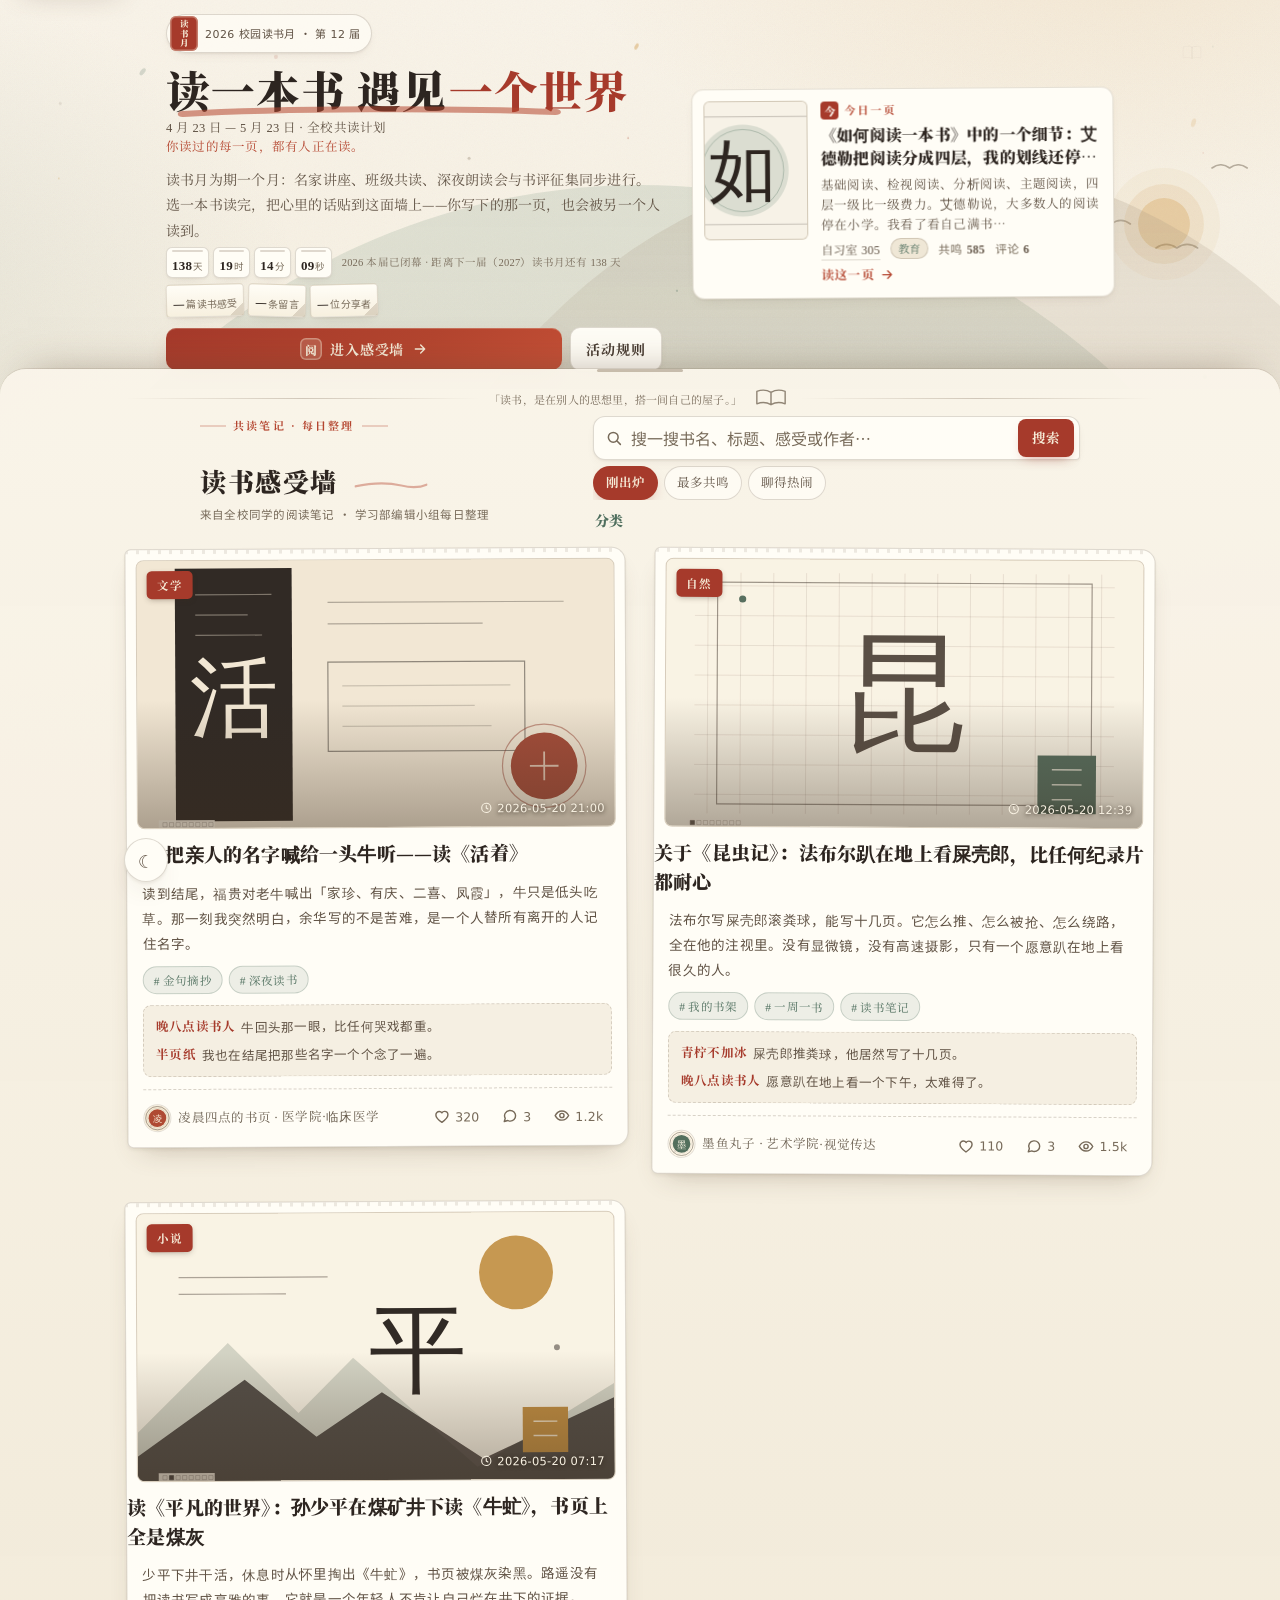
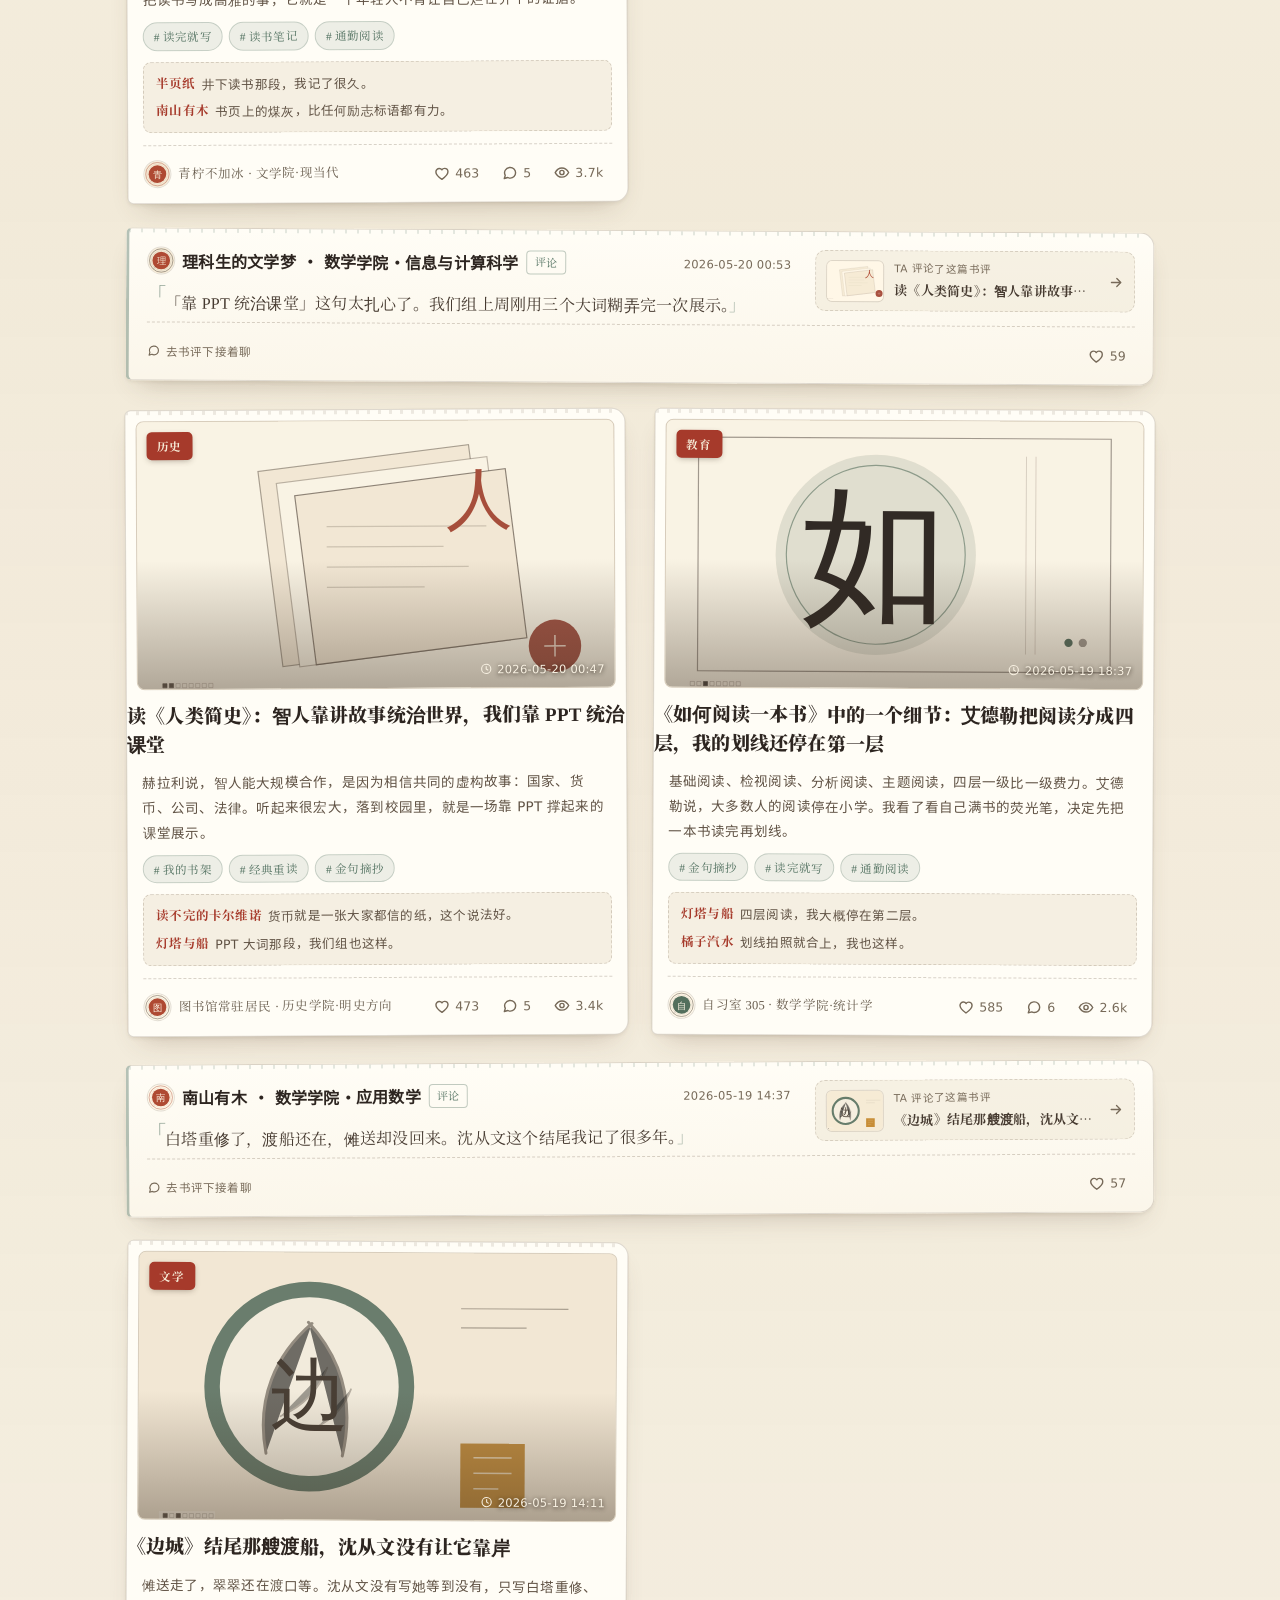
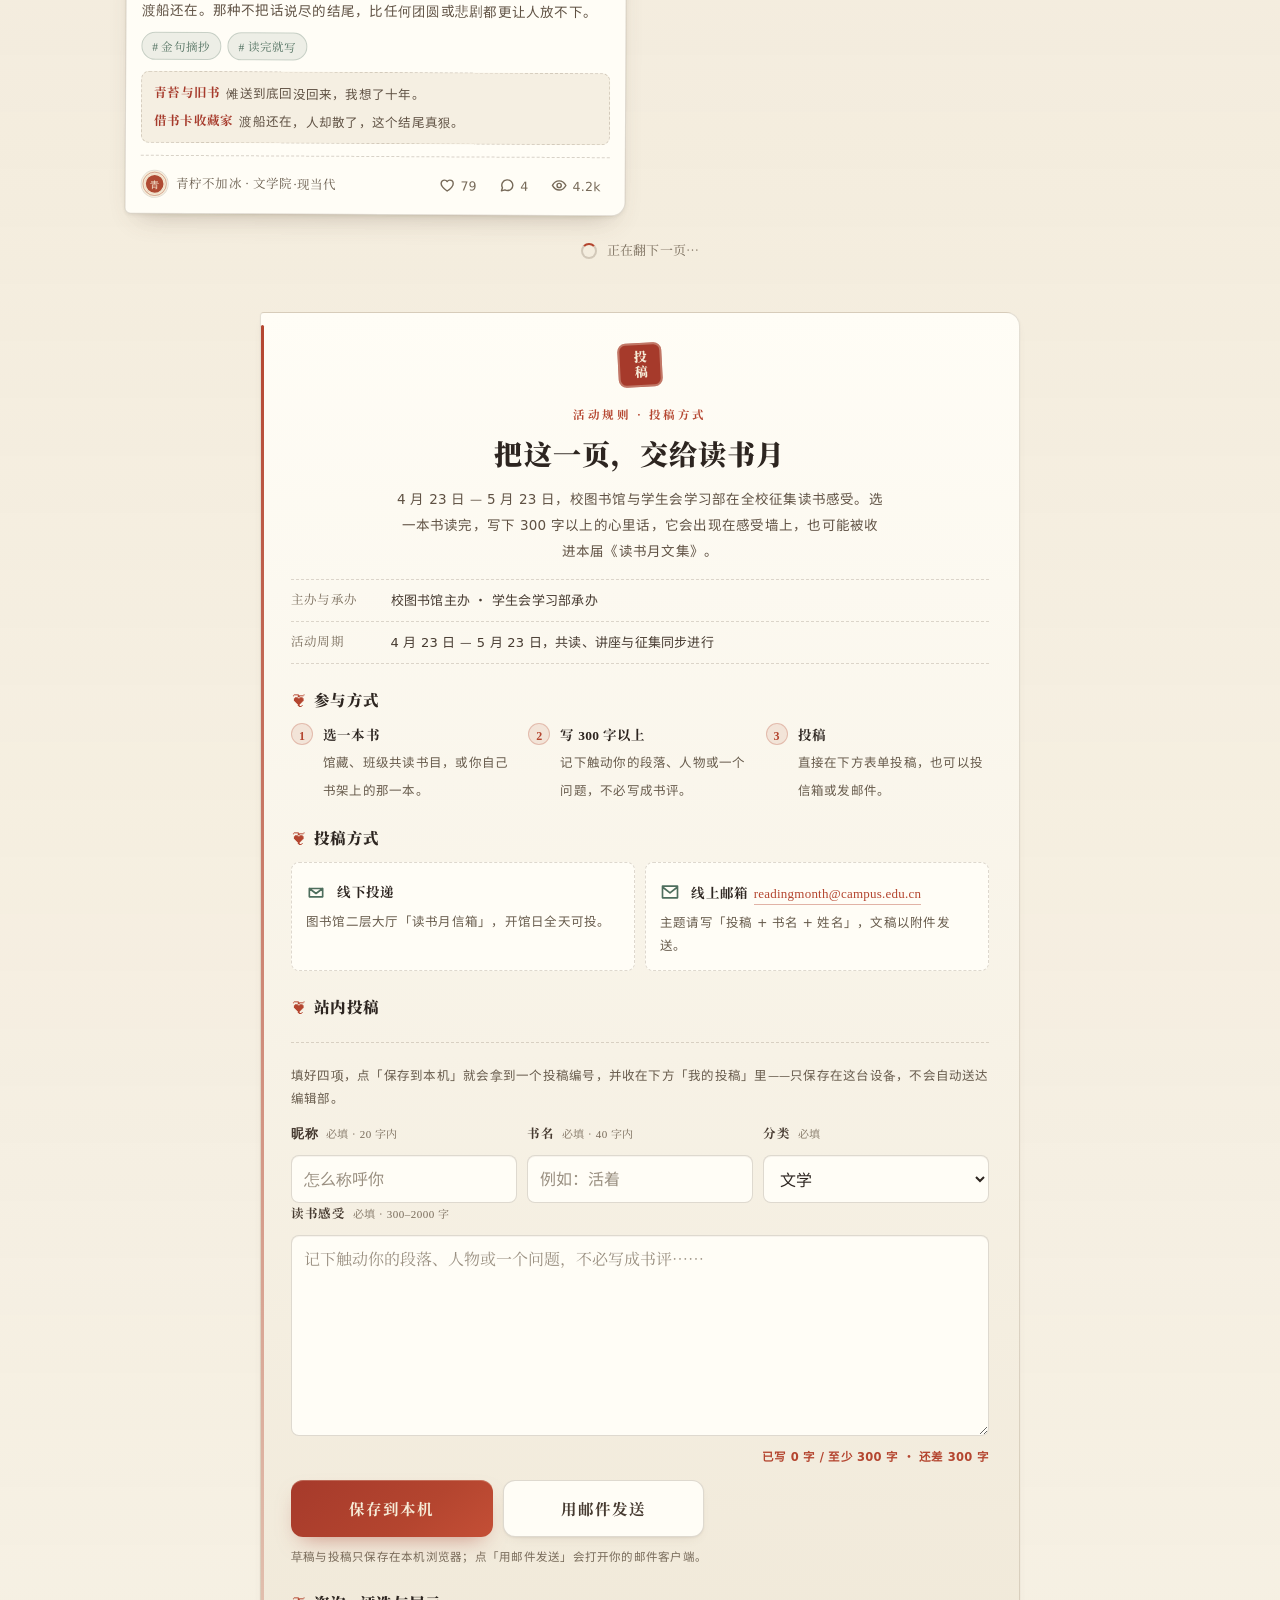
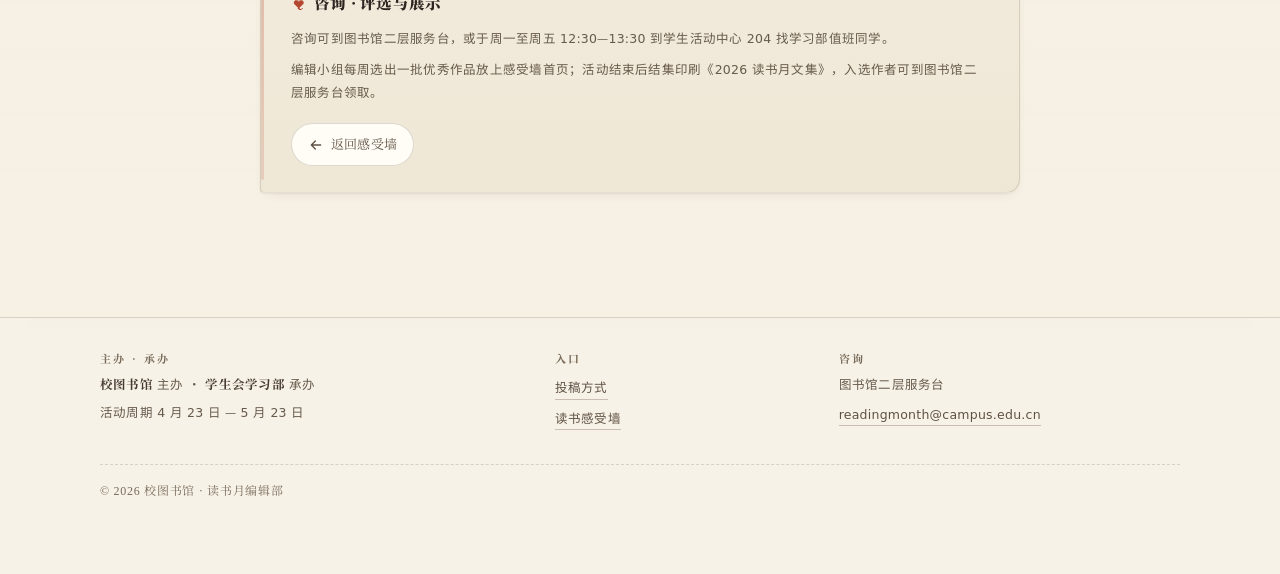
<file: index.html>
<!DOCTYPE html>
<html lang="zh-CN">
<head>
<meta charset="UTF-8">
<meta name="viewport" content="width=device-width, initial-scale=1, viewport-fit=cover">
<meta name="theme-color" content="#f6f1e6">
<meta name="description" content="2026 校园读书月 · 读一本书，遇见一个世界。全校共读计划、读书感受墙、投稿通道。">
<meta name="format-detection" content="telephone=no">
<link rel="canonical" href="https://yykkxx.github.io/reading-month/">
<meta property="og:type" content="website">
<meta property="og:site_name" content="2026 校园读书月">
<meta property="og:locale" content="zh_CN">
<meta property="og:title" content="2026 校园读书月 · 阅见世界">
<meta property="og:description" content="4 月 23 日 — 5 月 23 日，全校共读计划、读书感受墙与投稿通道。">
<meta property="og:url" content="https://yykkxx.github.io/reading-month/">
<meta property="og:image" content="https://yykkxx.github.io/reading-month/assets/og-cover.png">
<meta property="og:image:width" content="1200">
<meta property="og:image:height" content="630">
<meta property="og:image:alt" content="2026 校园读书月 · 纸墨风格的读书月分享封面">
<meta name="twitter:card" content="summary_large_image">
<meta name="twitter:title" content="2026 校园读书月 · 阅见世界">
<meta name="twitter:description" content="4 月 23 日 — 5 月 23 日，全校共读计划、读书感受墙与投稿通道。">
<meta name="twitter:image" content="https://yykkxx.github.io/reading-month/assets/og-cover.png">
<meta name="twitter:image:alt" content="2026 校园读书月 · 纸墨风格的读书月分享封面">
<script type="application/ld+json">{"@context":"https://schema.org","@type":"Event","name":"2026 校园读书月 · 阅见世界","startDate":"2026-04-23","endDate":"2026-05-23","eventAttendanceMode":"https://schema.org/OfflineEventAttendanceMode","eventStatus":"https://schema.org/EventScheduled","url":"https://yykkxx.github.io/reading-month/","location":{"@type":"Place","name":"校图书馆"},"organizer":{"@type":"Organization","name":"校图书馆（主办）· 学生会学习部（承办）"},"description":"为期一个月的全校共读计划：名家讲座、班级共读、深夜朗读会与书评征集，4 月 23 日至 5 月 23 日。"}</script>
<script>try{if(localStorage.getItem('rm-theme')==='night')document.documentElement.dataset.theme='night'}catch(e){}</script>
<title>2026 校园读书月 · 阅见世界</title>
<link rel="preload" as="font" type="font/woff" href="fonts/noto-serif-sc-Bold.woff" crossorigin>
<link rel="stylesheet" href="css/style.css?v=20261030a">
<link rel="icon" href="data:image/svg+xml,%3Csvg xmlns='http://www.w3.org/2000/svg' viewBox='0 0 100 100'%3E%3Crect width='100' height='100' rx='18' fill='%23a63a2b'/%3E%3Ctext x='50' y='72' font-size='56' text-anchor='middle' fill='%23f6ecd8' font-family='serif'%3E书%3C/text%3E%3C/svg%3E">
</head>
<body class="page-home">

<a class="skip-link" href="#feed">跳到读书感受墙</a>

<!-- 顶部滚动进度条：一道朱砂墨线 -->
<div class="progress" id="progress" aria-hidden="true"></div>

<!-- 飞书装饰：仅较大屏幕显示 -->
<div class="page-flock" aria-hidden="true">
  <svg class="flock" viewBox="0 0 400 160">
    <path d="M10 40 q14 -10 28 0 q14 -10 28 0" />
    <path d="M150 100 q12 -9 24 0 q12 -9 24 0" />
    <path d="M300 30 q11 -8 22 0 q11 -8 22 0" />
    <path d="M60 120 q10 -7 20 0 q10 -7 20 0" />
    <path d="M230 130 q13 -9 26 0 q13 -9 26 0" />
  </svg>
</div>

<!-- ========== 吸顶导航 ========== -->
<header class="topbar" id="topbar">
  <a class="topbar__brand" href="#intro">
    <span class="topbar__seal" aria-hidden="true">书</span>
    <span class="topbar__name">读书月</span>
  </a>
  <nav class="topbar__nav" aria-label="页面导航">
    <a href="#feed" class="topbar__link">感受墙</a>
    <a href="#intro" class="topbar__link">活动介绍</a>
    <a href="#submitForm" class="topbar__link">投稿方式</a>
  </nav>
</header>

<!-- ========== 一、读书月介绍页 + 首屏「今日一页」 ========== -->
<div class="hero-wrap">
<section class="hero" id="intro">
  <div class="hero__bg" aria-hidden="true">
    <svg class="hero__book" viewBox="0 0 300 190" fill="none">
      <path class="book-page book-page--l" d="M150 26 C118 12 76 12 44 24 L44 156 C76 144 118 144 150 158 Z" fill="none" stroke="currentColor" stroke-width="3" stroke-linejoin="round"/>
      <path class="book-page book-page--r" d="M150 26 C182 12 224 12 256 24 L256 156 C224 144 182 144 150 158 Z" fill="none" stroke="currentColor" stroke-width="3" stroke-linejoin="round"/>
      <path d="M150 26 L150 158" stroke="currentColor" stroke-width="3"/>
      <path class="book-line" d="M66 58 C92 50 118 50 136 56" stroke="currentColor" stroke-width="2" stroke-linecap="round"/>
      <path class="book-line" d="M66 84 C92 76 118 76 136 82" stroke="currentColor" stroke-width="2" stroke-linecap="round"/>
      <path class="book-line" d="M164 56 C182 50 208 50 234 58" stroke="currentColor" stroke-width="2" stroke-linecap="round"/>
      <path class="book-line" d="M164 82 C182 76 208 76 234 84" stroke="currentColor" stroke-width="2" stroke-linecap="round"/>
      <path class="book-bird" d="M100 8 q7 -5 14 0 q7 -5 14 0" stroke="currentColor" stroke-width="2" fill="none" stroke-linecap="round"/>
      <path class="book-bird" d="M180 16 q6 -4 12 0 q6 -4 12 0" stroke="currentColor" stroke-width="2" fill="none" stroke-linecap="round"/>
    </svg>

    <span class="hero__sun"></span>
    <span class="hero__hill hero__hill--f"></span>
    <span class="hero__hill hero__hill--b"></span>

    <!-- 飘浮墨点 / 纸屑 -->
    <canvas class="hero__canvas" id="inkCanvas"></canvas>

    <span class="hero__papergrain"></span>
  </div>

  <div class="hero__inner">
    <div class="hero__lead">
      <p class="hero__badge reveal" style="--d:.05s">
        <span class="seal-seal" aria-hidden="true">读书月</span>
        <span class="badge-text">2026 校园读书月 · 第 12 届</span>
      </p>

      <h1 class="hero__title reveal" style="--d:.15s">
        <span class="line">读一本书</span>
        <span class="line">遇见<span class="brush">一个世界</span></span>
        <svg class="title-brush" viewBox="0 0 220 16" aria-hidden="true" preserveAspectRatio="none">
          <path d="M4 10 C60 4 160 4 216 8" stroke="currentColor" stroke-width="6" fill="none" stroke-linecap="round" opacity=".55"/>
        </svg>
      </h1>

      <p class="hero__sub reveal" style="--d:.25s">
        4 月 23 日 — 5 月 23 日 · 全校共读计划<br>
        <em>你读过的每一页，都有人正在读。</em>
      </p>

      <p class="hero__intro reveal" style="--d:.3s">
        读书月为期一个月：名家讲座、班级共读、深夜朗读会与书评征集同步进行。
        选一本书读完，把心里的话贴到这面墙上——你写下的那一页，也会被另一个人读到。
      </p>

      <!-- 倒计时与统计合成一条「活动速览」：一行放下，不再各占一块 -->
      <div class="hero__meta reveal" style="--d:.35s">
        <div class="countdown" id="countdown" aria-label="活动倒计时">
          <div class="countdown__item"><b id="cdDay">--</b><i>天</i></div>
          <div class="countdown__item"><b id="cdHour">--</b><i>时</i></div>
          <div class="countdown__item"><b id="cdMin">--</b><i>分</i></div>
          <div class="countdown__item"><b id="cdSec">--</b><i>秒</i></div>
        </div>
        <p class="countdown__note" id="cdLabel" hidden></p>
        <ul class="stats">
          <li class="stat-note"><b data-count="0" data-stat="posts">—</b><i>篇读书感受</i><span class="fold"></span></li>
          <li class="stat-note stat-note--r"><b data-count="0" data-stat="comments">—</b><i>条留言</i><span class="fold"></span></li>
          <li class="stat-note"><b data-count="0" data-stat="authors">—</b><i>位分享者</i><span class="fold"></span></li>
        </ul>
      </div>

      <div class="hero__actions reveal" style="--d:.45s">
        <a class="btn btn--primary" href="#feed" id="ctaStart">
          <span class="btn__seal" aria-hidden="true">阅</span>
          进入感受墙
          <svg viewBox="0 0 24 24" aria-hidden="true"><path d="M5 12h13M13 6l6 6-6 6"/></svg>
        </a>
        <a class="btn btn--ghost" href="#submitForm" id="ctaRule">活动规则</a>
      </div>
    </div>

    <!-- 首屏「今日一页」：信息流里的真实书评，第一屏就给出可读的一页；内容全部由 JS 渲染，取不到就整块隐藏 -->
    <section class="today" id="todayPage" aria-labelledby="todayTitle" hidden></section>
  </div>

  <button class="scroll-hint" id="scrollHint" type="button" aria-label="下滑进入主界面">
    <span>把这一页轻轻翻开</span>
    <svg viewBox="0 0 24 24" aria-hidden="true"><path d="M12 5v13M6 13l6 6 6-6"/></svg>
  </button>
</section>
</div>

<!-- ========== 二、主界面：读书感受墙 ========== -->
<main class="feed" id="feed">
  <div class="shell">

    <div class="page-divider">
      <span class="page-divider__rule" aria-hidden="true"></span>
      <p class="feed__quote">「读书，是在别人的思想里，搭一间自己的屋子。」</p>
      <svg class="page-divider__mark" viewBox="0 0 44 26" fill="none" aria-hidden="true">
        <path d="M22 6c-5-3-11-3-16-1v14c5-2 11-2 16 1M22 6c5-3 11-3 16-1v14c-5-2-11-2-16 1M22 6v14" stroke="currentColor" stroke-width="1.6" stroke-linejoin="round"/>
      </svg>
      <span class="page-divider__rule" aria-hidden="true"></span>
    </div>

    <header class="feed__head js-reveal">
      <p class="feed__eyebrow">
        <svg class="eyebrow-rule" viewBox="0 0 48 2" aria-hidden="true"><path d="M0 1h48" stroke="currentColor" stroke-width="2"/></svg>
        共读笔记 · 每日整理
        <svg class="eyebrow-rule eyebrow-rule--r" viewBox="0 0 48 2" aria-hidden="true"><path d="M0 1h48" stroke="currentColor" stroke-width="2"/></svg>
      </p>
      <h2 class="feed__title">读书感受墙
        <svg class="feed__rule" viewBox="0 0 200 10" aria-hidden="true" preserveAspectRatio="none">
          <path d="M3 6 C48 2 96 2 128 5 C158 8 180 7 197 4" stroke="currentColor" stroke-width="2.4" fill="none" stroke-linecap="round" opacity=".55"/>
        </svg>
      </h2>
      <p class="feed__desc">来自全校同学的阅读笔记 · 学习部编辑小组每日整理</p>

      <!-- 搜索 -->
      <form class="search" id="searchForm" role="search" autocomplete="off">
        <svg class="search__ico" viewBox="0 0 24 24" aria-hidden="true">
          <circle cx="11" cy="11" r="6.5"/><path d="M16 16l4.5 4.5"/>
        </svg>
        <input class="search__input" id="searchInput" type="search" placeholder="搜一搜书名、标题、感受或作者…"
               enterkeyhint="search" aria-label="搜索读书感受">
        <button class="search__clear" id="searchClear" type="button" aria-label="清空搜索" hidden>×</button>
        <button class="search__btn" type="submit">搜索</button>
      </form>

      <!-- 排序 -->
      <div class="sorts" id="sorts" role="group" aria-label="排序方式">
        <button class="chip is-on" data-sort="new" aria-pressed="true" type="button">刚出炉</button>
        <button class="chip" data-sort="hot" aria-pressed="false" type="button">最多共鸣</button>
        <button class="chip" data-sort="comments" aria-pressed="false" type="button">聊得热闹</button>
      </div>

      <!-- 分类 + 标签：合并成一条可横滑的书签带，省掉一整行留白 -->
      <div class="chips-row">
        <span class="chips__label" aria-hidden="true">分类</span>
        <div class="chips" id="chips" role="group" aria-label="按分类筛选">
          <!-- 由 JS 渲染 -->
        </div>
        <div class="chips chips--tag" id="tags" role="group" aria-label="按标签筛选">
          <!-- 由 JS 渲染 -->
        </div>
      </div>

      <!-- 筛选摘要 -->
      <p class="filter-summary" id="filterSummary" hidden></p>
    </header>

    <div class="feed__list" id="feedList" aria-live="polite" aria-busy="true"></div>

    <!-- 无限滚动哨兵：接近底部自动加载下一页 -->
    <div id="feedSentinel" style="height:1px" aria-hidden="true"></div>

    <div class="feed__status" id="feedStatus">
      <span class="spinner" aria-hidden="true"></span>
      <span>正在翻下一页…</span>
    </div>

    <p class="feed__api" id="apiHint"></p>

    <!-- 活动规则与投稿方式：站内唯一的投稿入口 -->
    <section class="submit" id="submit" aria-labelledby="submitTitle">
      <header class="submit__head">
        <span class="submit__seal" aria-hidden="true">投稿</span>
        <p class="submit__eyebrow">活动规则 · 投稿方式</p>
        <h2 class="submit__title" id="submitTitle">把这一页，交给读书月</h2>
        <p class="submit__lede">4 月 23 日 — 5 月 23 日，校图书馆与学生会学习部在全校征集读书感受。选一本书读完，写下 300 字以上的心里话，它会出现在感受墙上，也可能被收进本届《读书月文集》。</p>
      </header>
      <dl class="submit__meta">
        <div><dt>主办与承办</dt><dd>校图书馆主办 · 学生会学习部承办</dd></div>
        <div><dt>活动周期</dt><dd>4 月 23 日 — 5 月 23 日，共读、讲座与征集同步进行</dd></div>
      </dl>
      <h3 class="submit__subtitle">参与方式</h3>
      <ol class="submit__steps">
        <li><b>选一本书</b><span>馆藏、班级共读书目，或你自己书架上的那一本。</span></li>
        <li><b>写 300 字以上</b><span>记下触动你的段落、人物或一个问题，不必写成书评。</span></li>
        <li><b>投稿</b><span>直接在下方表单投稿，也可以投信箱或发邮件。</span></li>
      </ol>
      <h3 class="submit__subtitle">投稿方式</h3>
      <ul class="submit__ways">
        <li class="submit__way">
          <svg class="submit__way-ico" viewBox="0 0 24 24" aria-hidden="true"><path d="M4 9h16v10H4zM4 9l8 6 8-6"/></svg>
          <b>线下投递</b>
          <span>图书馆二层大厅「读书月信箱」，开馆日全天可投。</span>
        </li>
        <li class="submit__way">
          <svg class="submit__way-ico" viewBox="0 0 24 24" aria-hidden="true"><path d="M3 5h18v14H3zM3 6l9 7 9-7"/></svg>
          <b>线上邮箱</b>
          <a class="submit__mail" href="mailto:readingmonth@campus.edu.cn">readingmonth@campus.edu.cn</a>
          <span>主题请写「投稿 + 书名 + 姓名」，文稿以附件发送。</span>
        </li>
      </ul>
      <h3 class="submit__subtitle" id="sfTitle">站内投稿</h3>
      <form class="submit-form" id="submitForm" novalidate aria-labelledby="sfTitle">
        <p class="submit-form__lede">填好四项，点「保存到本机」就会拿到一个投稿编号，并收在下方「我的投稿」里——只保存在这台设备，不会自动送达编辑部。</p>
        <div class="submit-form__fields" id="sfFields">
          <div class="submit-form__grid">
            <div class="field"><label for="sfName">昵称 <em>必填 · 20 字内</em></label><input id="sfName" name="name" type="text" maxlength="20" required autocomplete="nickname" placeholder="怎么称呼你" aria-describedby="sfErr"></div>
            <div class="field"><label for="sfBook">书名 <em>必填 · 40 字内</em></label><input id="sfBook" name="book" type="text" maxlength="40" required placeholder="例如：活着" aria-describedby="sfErr"></div>
            <div class="field"><label for="sfCat">分类 <em>必填</em></label><select id="sfCat" name="category" aria-describedby="sfErr"><option>文学</option><option>小说</option><option>科幻</option><option>历史</option><option>社科</option><option>成长</option><option>心理</option><option>自然</option><option>教育</option><option>传记</option></select></div>
          </div>
          <div class="field field--body"><label for="sfBody">读书感受 <em>必填 · 300–2000 字</em></label>
            <textarea id="sfBody" name="body" rows="7" maxlength="2000" required placeholder="记下触动你的段落、人物或一个问题，不必写成书评……" aria-describedby="sfCount sfErr"></textarea><span class="field__count" id="sfCount" aria-live="polite">已写 0 字 / 至少 300 字</span></div>
          <p class="submit-form__err" id="sfErr" role="alert" hidden></p>
          <div class="submit-form__acts"><button class="btn btn--primary" id="sfSubmit" type="submit">保存到本机</button><button class="btn btn--ghost" id="sfMail" type="button">用邮件发送</button></div>
          <p class="submit-form__note">草稿与投稿只保存在本机浏览器；点「用邮件发送」会打开你的邮件客户端。</p>
        </div>
        <div class="submit-form__done" id="sfDone" hidden>
          <span class="submit-form__stamp" aria-hidden="true">已收</span>
          <p class="submit-form__no">投稿编号 <b id="sfNo">RM-</b></p>
          <p class="submit-form__ok">已保存在本机 · 想发给编辑部，请点「用邮件发送」。</p>
          <div class="submit-form__acts"><button class="btn btn--primary" id="sfMail2" type="button">用邮件发送</button><button class="btn btn--ghost" id="sfAgain" type="button">再写一篇</button></div>
        </div>
        <p class="submit-form__mine" id="sfMyRow" hidden>我的投稿 <b id="sfMyCount">0</b> 篇 · <button class="linkbtn" id="sfView" type="button">查看</button> / <button class="linkbtn" id="sfClear" type="button">清空</button></p>
      </form>
      <div class="feed__list submit__mine-list" id="sfMineList" hidden></div>

      <h3 class="submit__subtitle">咨询 · 评选与展示</h3>
      <p class="submit__text">咨询可到图书馆二层服务台，或于周一至周五 12:30—13:30 到学生活动中心 204 找学习部值班同学。</p>
      <p class="submit__text">编辑小组每周选出一批优秀作品放上感受墙首页；活动结束后结集印刷《2026 读书月文集》，入选作者可到图书馆二层服务台领取。</p>

      <a class="submit__back" href="#feed"><svg viewBox="0 0 24 24" aria-hidden="true"><path d="M19 12H5M11 18l-6-6 6-6"/></svg>返回感受墙</a>
    </section>
  </div>

  <button class="back-top" id="backTop" type="button" aria-label="回到顶部">
    <svg viewBox="0 0 24 24" aria-hidden="true"><path d="M12 19V6M6 11l6-6 6 6"/></svg>
  </button>
</main>

<!-- ========== 站点页脚：主办 / 入口 / 咨询 ========== -->
<footer class="site-foot">
  <div class="shell site-foot__in">
    <div class="site-foot__col"><p class="site-foot__kicker">主办 · 承办</p><p class="site-foot__line"><b>校图书馆</b> 主办 · <b>学生会学习部</b> 承办</p><p class="site-foot__line">活动周期 4 月 23 日 — 5 月 23 日</p></div>
    <div class="site-foot__col"><p class="site-foot__kicker">入口</p><a href="index.html#submitForm">投稿方式</a><a href="index.html#feed">读书感受墙</a></div>
    <div class="site-foot__col"><p class="site-foot__kicker">咨询</p><p class="site-foot__line">图书馆二层服务台</p><a href="mailto:readingmonth@campus.edu.cn">readingmonth@campus.edu.cn</a></div>
    <p class="site-foot__sign">© 2026 校图书馆 · 读书月编辑部</p>
  </div>
</footer>

<!-- ========== 右下角：朱红书签丝带 ========== -->
<a class="fab" id="fabSubmit" href="#submitForm">
  <svg class="fab__ico" viewBox="0 0 24 24" aria-hidden="true">
    <path d="M6 3.5h12v17.5l-6-4.5-6 4.5z"/>
  </svg>
  <span class="fab__txt">投稿方式</span>
</a>

<!-- 夜读模式切换 -->
<button class="theme-toggle" type="button" aria-label="切换到夜读模式" aria-pressed="false" title="夜读模式">
  <span class="theme-toggle__ico" aria-hidden="true">☾</span>
</button>

<div class="toast" id="toast" role="status" aria-live="polite"></div>

<script src="js/theme.js?v=20261026s"></script>
<script src="js/config.js?v=20261026s"></script>
<script src="js/api.js?v=20261026s"></script>
<script src="js/ui.js?v=20261026s"></script>
<script src="js/effects.js?v=20261026s"></script>
<script src="js/app.js?v=20261030a"></script>
<script src="js/submit.js?v=20261026s"></script>
</body>
</html>
</file>
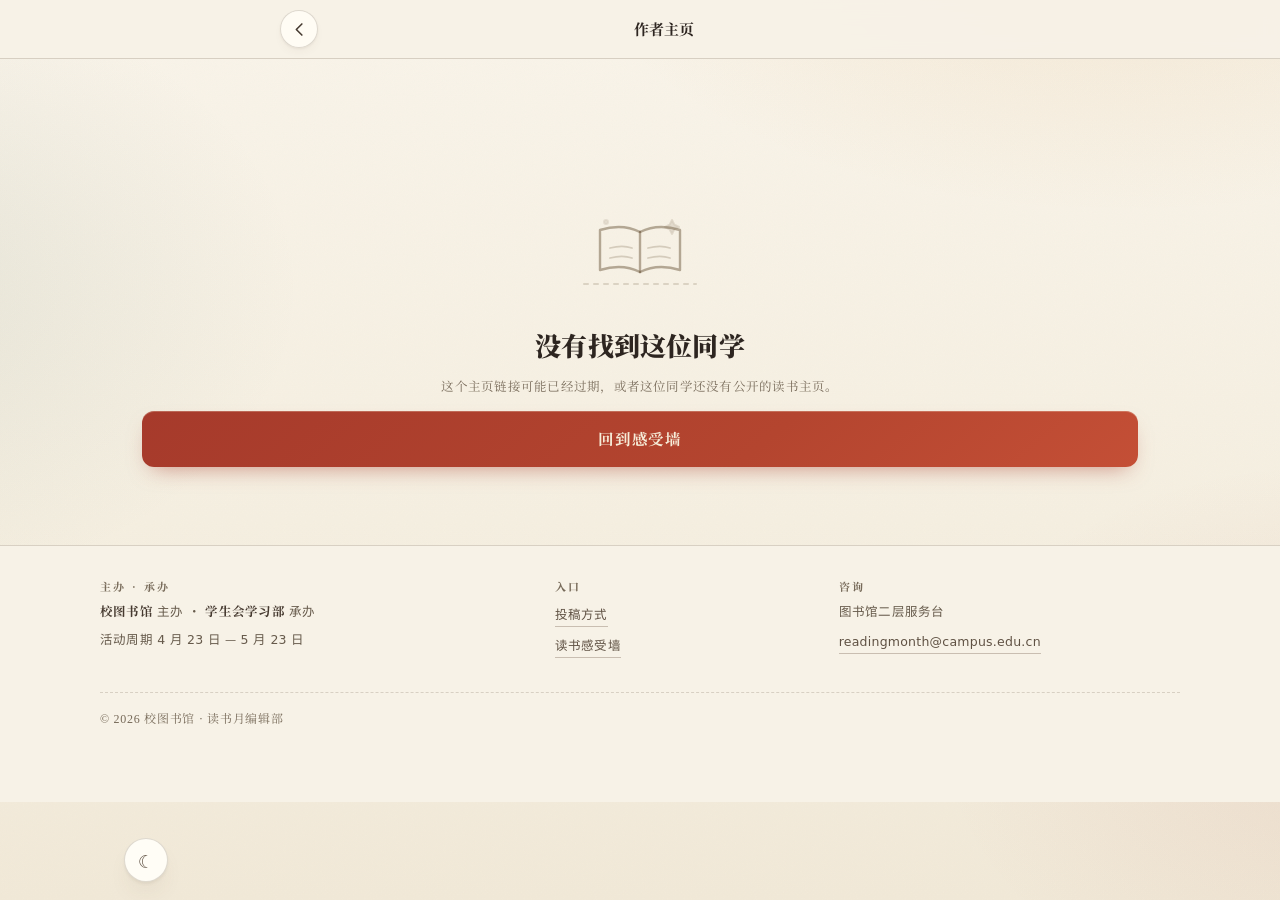
<file: author.html>
<!DOCTYPE html>
<html lang="zh-CN">
<head>
<meta charset="UTF-8">
<meta name="viewport" content="width=device-width, initial-scale=1, viewport-fit=cover">
<meta name="theme-color" content="#f6f1e6">
<meta name="description" content="作者主页 · 2026 校园读书月">
<title>作者主页 · 2026 校园读书月</title>
<!-- 作者页 canonical / og:url 由 js/author.js 按 ?id= 运行时写入，静态 head 不放通用地址 -->
<meta property="og:type" content="profile">
<meta property="og:site_name" content="2026 校园读书月">
<meta property="og:locale" content="zh_CN">
<meta property="og:image" content="https://yykkxx.github.io/reading-month/assets/og-cover.png">
<meta name="twitter:card" content="summary_large_image">
<link rel="preload" as="font" type="font/woff" href="fonts/noto-serif-sc-Bold.woff" crossorigin>
<script>try{if(localStorage.getItem('rm-theme')==='night')document.documentElement.dataset.theme='night'}catch(e){}</script>
<link rel="stylesheet" href="css/style.css?v=20261030a">
<link rel="icon" href="data:image/svg+xml,%3Csvg xmlns='http://www.w3.org/2000/svg' viewBox='0 0 100 100'%3E%3Crect width='100' height='100' rx='18' fill='%23a63a2b'/%3E%3Ctext x='50' y='72' font-size='56' text-anchor='middle' fill='%23f6ecd8' font-family='serif'%3E书%3C/text%3E%3C/svg%3E">
</head>
<body class="page-author">

<main id="authorRoot" aria-live="polite" aria-busy="true"></main>

<footer class="site-foot">
  <div class="shell site-foot__in">
    <div class="site-foot__col"><p class="site-foot__kicker">主办 · 承办</p><p class="site-foot__line"><b>校图书馆</b> 主办 · <b>学生会学习部</b> 承办</p><p class="site-foot__line">活动周期 4 月 23 日 — 5 月 23 日</p></div>
    <div class="site-foot__col"><p class="site-foot__kicker">入口</p><a href="index.html#submitForm">投稿方式</a><a href="index.html#feed">读书感受墙</a></div>
    <div class="site-foot__col"><p class="site-foot__kicker">咨询</p><p class="site-foot__line">图书馆二层服务台</p><a href="mailto:readingmonth@campus.edu.cn">readingmonth@campus.edu.cn</a></div>
    <p class="site-foot__sign">© 2026 校图书馆 · 读书月编辑部</p>
  </div>
</footer>

<button class="theme-toggle" type="button" aria-label="切换到夜读模式" aria-pressed="false" title="夜读模式">
  <span class="theme-toggle__ico" aria-hidden="true">☾</span>
</button>

<div class="toast" id="toast" role="status" aria-live="polite"></div>

<script src="js/theme.js?v=20261026s"></script>
<script src="js/config.js?v=20261026s"></script>
<script src="js/api.js?v=20261026s"></script>
<script src="js/ui.js?v=20261026s"></script>
<script src="js/effects.js?v=20261026s"></script>
<script src="js/author.js?v=20261026s"></script>
</body>
</html>
</file>
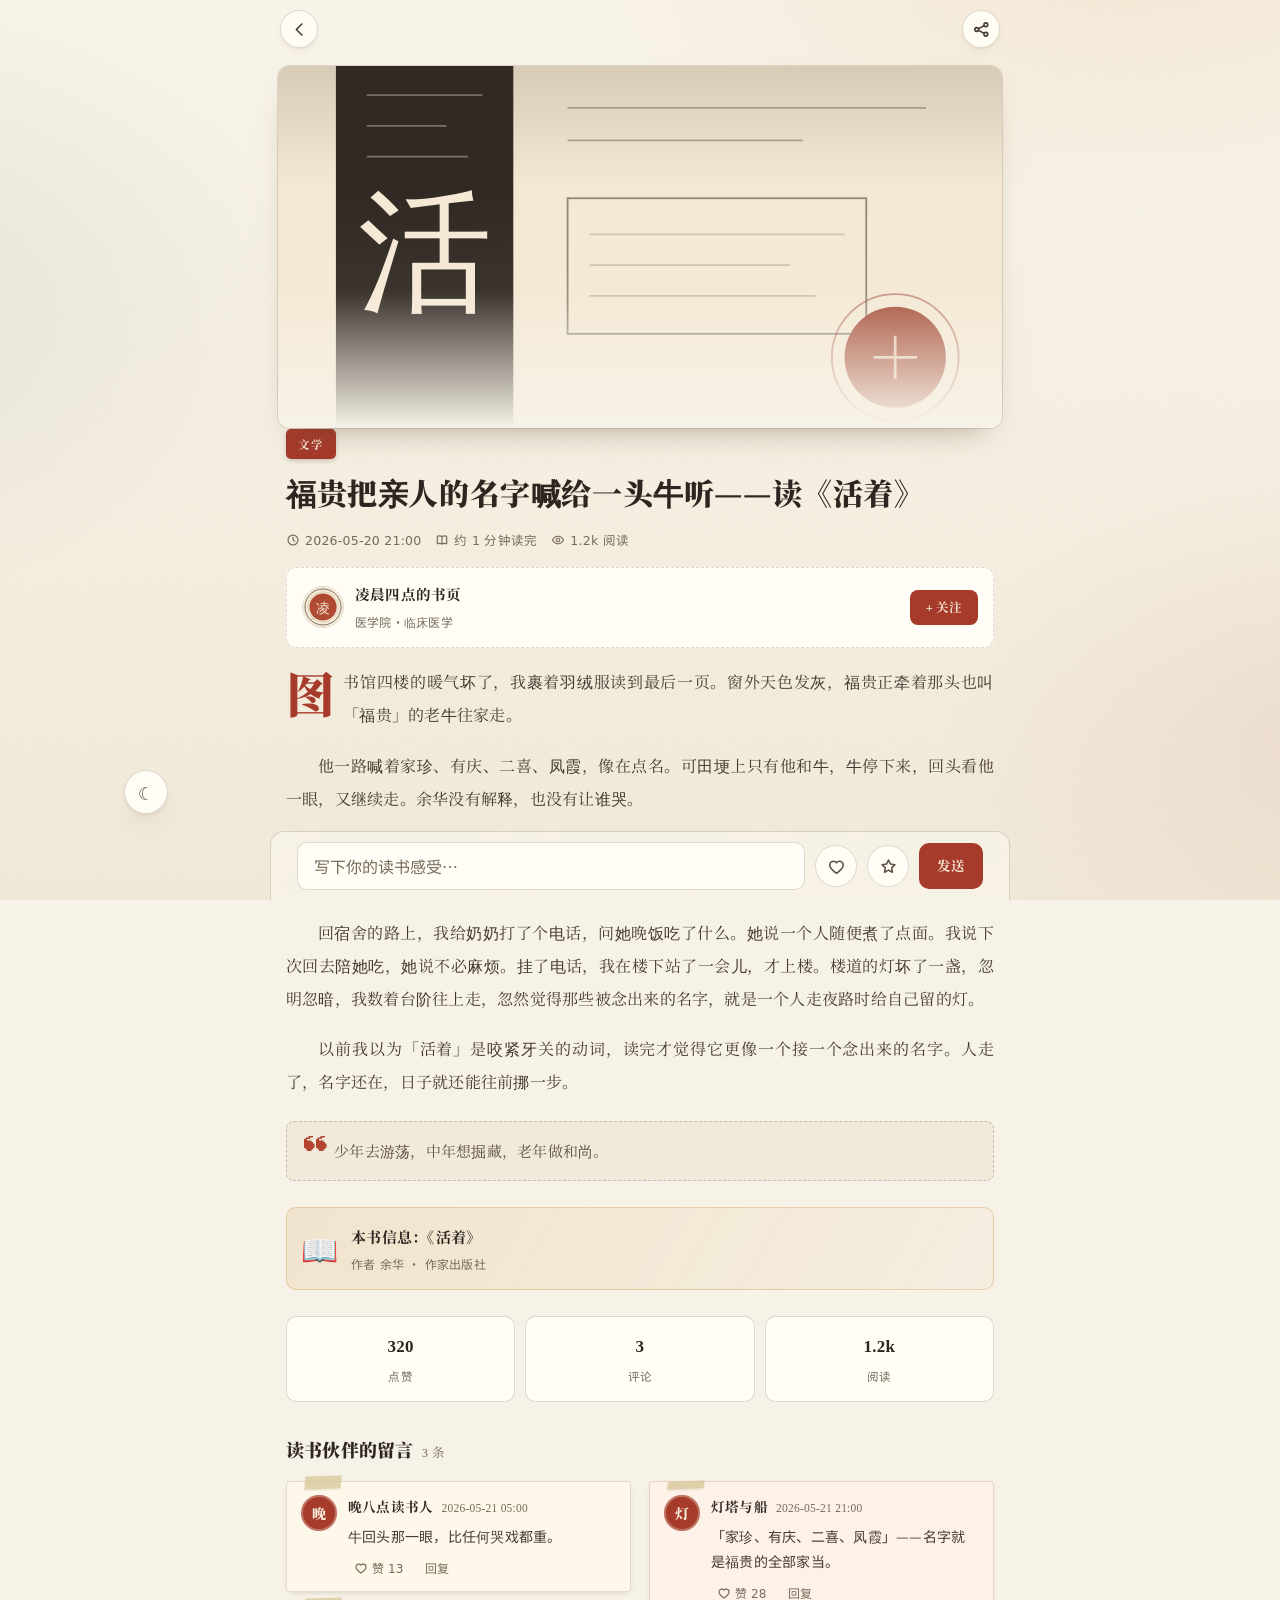
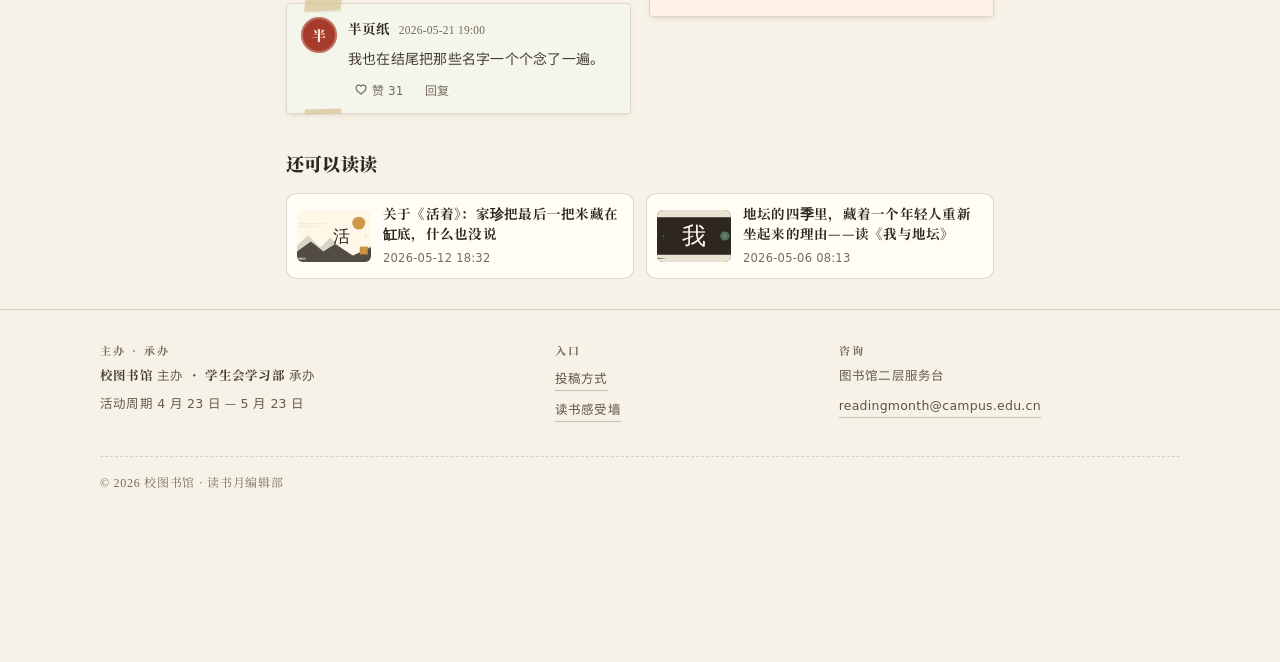
<file: detail.html>
<!DOCTYPE html>
<html lang="zh-CN">
<head>
<meta charset="UTF-8">
<meta name="viewport" content="width=device-width, initial-scale=1, viewport-fit=cover">
<meta name="theme-color" content="#f6f1e6">
<script>try{if(localStorage.getItem('rm-theme')==='night')document.documentElement.dataset.theme='night'}catch(e){}</script>
<meta name="description" content="读书感受详情页 · 2026 校园读书月">
<title>读书感受 · 2026 校园读书月</title>
<!-- 详情页 canonical / og:url 由 js/detail.js 按 ?id= 运行时写入，静态 head 不放通用地址 -->
<meta property="og:type" content="article">
<meta property="og:site_name" content="2026 校园读书月">
<meta property="og:locale" content="zh_CN">
<meta property="og:image" content="https://yykkxx.github.io/reading-month/assets/og-cover.png">
<meta name="twitter:card" content="summary_large_image">
<link rel="preload" as="font" type="font/woff" href="fonts/noto-serif-sc-Bold.woff" crossorigin>
<link rel="stylesheet" href="css/style.css?v=20261030a">
<link rel="icon" href="data:image/svg+xml,%3Csvg xmlns='http://www.w3.org/2000/svg' viewBox='0 0 100 100'%3E%3Crect width='100' height='100' rx='18' fill='%23a63a2b'/%3E%3Ctext x='50' y='72' font-size='56' text-anchor='middle' fill='%23f6ecd8' font-family='serif'%3E书%3C/text%3E%3C/svg%3E">
</head>
<body class="page-detail">

<main id="detailRoot" aria-live="polite" aria-busy="true"></main>

<footer class="site-foot">
  <div class="shell site-foot__in">
    <div class="site-foot__col"><p class="site-foot__kicker">主办 · 承办</p><p class="site-foot__line"><b>校图书馆</b> 主办 · <b>学生会学习部</b> 承办</p><p class="site-foot__line">活动周期 4 月 23 日 — 5 月 23 日</p></div>
    <div class="site-foot__col"><p class="site-foot__kicker">入口</p><a href="index.html#submitForm">投稿方式</a><a href="index.html#feed">读书感受墙</a></div>
    <div class="site-foot__col"><p class="site-foot__kicker">咨询</p><p class="site-foot__line">图书馆二层服务台</p><a href="mailto:readingmonth@campus.edu.cn">readingmonth@campus.edu.cn</a></div>
    <p class="site-foot__sign">© 2026 校图书馆 · 读书月编辑部</p>
  </div>
</footer>

<button class="theme-toggle" type="button" aria-label="切换到夜读模式" aria-pressed="false" title="夜读模式">
  <span class="theme-toggle__ico" aria-hidden="true">☾</span>
</button>

<div class="toast" id="toast" role="status" aria-live="polite"></div>

<script src="js/config.js?v=20261026s"></script>
<script src="js/api.js?v=20261026s"></script>
<script src="js/ui.js?v=20261026s"></script>
<script src="js/theme.js?v=20261026s"></script>
<script src="js/effects.js?v=20261026s"></script>
<script src="js/detail.js?v=20261026s"></script>
</body>
</html>
</file>
<file: css/style.css>
/* ==========================================================================
   2026 校园读书月 · 阅见世界 —— 「纸墨 · 书房」主题
   移动端优先样式表  |  css/style.css

   美术方向：米纸底 + 松烟墨 + 朱砂印 + 青瓷绿
   视觉母题：翻开的书页 / 日历卡 / 便签纸条 / 邮戳 / 书签丝带
   ========================================================================== */

/* ---------- 0. 自托管字体（按本站用字子集，移除第三方字体依赖） ---------- */
@font-face { font-family: "Noto Serif SC"; src: url("../fonts/noto-serif-sc-Bold.woff") format("woff"); font-weight: 700; font-style: normal; font-display: swap; }
@font-face { font-family: "Noto Serif SC"; src: url("../fonts/noto-serif-sc-Black.woff") format("woff"); font-weight: 900; font-style: normal; font-display: swap; }
/* serif 400 用同一子集的真实字面，避免正文落到系统衬线或假粗体 */
@font-face { font-family: "Noto Serif SC"; src: url("../fonts/noto-serif-sc-Regular.woff") format("woff"); font-weight: 400; font-style: normal; font-display: swap; }
@font-face { font-family: "Noto Sans SC"; src: url("../fonts/noto-sans-sc-Regular.woff") format("woff"); font-weight: 400; font-style: normal; font-display: swap; }

/* ---------- 1. 设计变量 ---------- */
:root {
  /* 纸与墨 */
  --paper: #f7f2e7;
  --paper-2: #fffdf6;
  --paper-3: #efe7d6;
  --paper-edge: rgba(107, 84, 56, 0.18);

  --ink-900: #2d2520;
  --ink-800: #463a30;
  --ink-700: #5f5143;
  --ink-600: #665a4b;
  --ink-500: #776a59;
  --ink-line: rgba(93, 71, 50, 0.2);

  --vermilion: #b4452f;
  --vermilion-2: #a63a2b;
  --tea: #4e6e5d;
  --amber: #c98a2d;
  --like: #c25540;

  --serif: "Noto Serif SC", "Songti SC", "STSong", "SimSun", "Source Han Serif SC", serif;
  --sans: "Noto Sans SC", "PingFang SC", "HarmonyOS Sans SC", "Microsoft YaHei", system-ui, sans-serif;

  --pad: 18px;
  --radius: 14px;
  --radius-sm: 10px;
  --maxw: 640px;

  --sh-1: 0 1px 2px rgba(93, 71, 50, 0.07), 0 5px 14px -8px rgba(93, 71, 50, 0.2);
  --sh-2: 0 2px 3px rgba(93, 71, 50, 0.08), 0 14px 28px -14px rgba(93, 71, 50, 0.32);
  --ease: cubic-bezier(0.22, 1, 0.36, 1);

  --safe-b: env(safe-area-inset-bottom, 0px);
  --safe-t: env(safe-area-inset-top, 0px);
}

/* ---------- 2. 基础 ---------- */
*, *::before, *::after { box-sizing: border-box; }

/* hidden 属性必须真的不可见：组件自身的 display:flex/grid 不能把它顶回来 */
[hidden] { display: none !important; }

html {
  -webkit-text-size-adjust: 100%;
  scroll-behavior: smooth;
  scroll-padding-top: 64px;
}

body {
  margin: 0;
  min-height: 100%;
  background: var(--paper);
  color: var(--ink-900);
  font-family: var(--sans);
  font-size: 15px;
  line-height: 1.75;
  letter-spacing: 0.015em;
  overflow-x: hidden;
  -webkit-font-smoothing: antialiased;
  -webkit-tap-highlight-color: transparent;
}

/* 米纸底：暖色分层光 */
body::before {
  content: "";
  position: fixed; inset: 0; z-index: -2;
  background:
    radial-gradient(900px 460px at 88% -8%, rgba(201, 138, 45, 0.12), transparent 62%),
    radial-gradient(760px 520px at -12% 32%, rgba(78, 110, 93, 0.1), transparent 60%),
    radial-gradient(680px 480px at 104% 82%, rgba(166, 58, 43, 0.08), transparent 58%),
    linear-gradient(180deg, #f9f4ea 0%, #f5efe1 58%, #f1e9d8 100%);
}

/* 纸纤维噪点 */
body::after {
  content: "";
  position: fixed; inset: 0; z-index: -1;
  pointer-events: none; opacity: 0.55;
  background-image: url("data:image/svg+xml,%3Csvg xmlns='http://www.w3.org/2000/svg' width='160' height='160'%3E%3Cfilter id='p'%3E%3CfeTurbulence type='fractalNoise' baseFrequency='0.9' numOctaves='2'/%3E%3CfeColorMatrix type='matrix' values='0 0 0 0 0.45 0 0 0 0 0.36 0 0 0 0 0.26 0 0 0 0.05 0'/%3E%3C/filter%3E%3Crect width='160' height='160' filter='url(%23p)'/%3E%3C/svg%3E");
}

img { max-width: 100%; display: block; border: 0; }
a { color: inherit; text-decoration: none; }
button { font: inherit; color: inherit; border: 0; background: none; cursor: pointer; }
ul, ol { margin: 0; padding: 0; list-style: none; }
h1, h2, h3, h4, p { margin: 0; }
svg { width: 1em; height: 1em; fill: none; stroke: currentColor; stroke-width: 2;
      stroke-linecap: round; stroke-linejoin: round; }

::selection { background: rgba(180, 69, 47, 0.18); color: var(--ink-900); }

.shell { width: 100%; max-width: var(--maxw); margin: 0 auto; padding: 0 var(--pad); }

::-webkit-scrollbar { width: 6px; height: 6px; }
::-webkit-scrollbar-thumb { background: rgba(93, 71, 50, 0.25); border-radius: 99px; }

/* ---------- 3. 顶部进度条 & 导航 ---------- */
.progress {
  position: fixed; top: 0; left: 0; z-index: 60;
  height: 3px; width: 0%;
  background: linear-gradient(90deg, var(--vermilion-2), #c98a2d 62%, var(--tea));
  box-shadow: 0 1px 2px rgba(93, 71, 50, 0.14);
  transition: width 0.1s linear;
}

.topbar {
  position: fixed; top: 0; left: 0; right: 0; z-index: 50;
  display: flex; align-items: center; justify-content: space-between;
  gap: 12px;
  padding: calc(var(--safe-t) + 10px) var(--pad) 10px;
  background: rgba(247, 242, 231, 0.93);
  backdrop-filter: blur(10px) saturate(120%);
  -webkit-backdrop-filter: blur(10px) saturate(120%);
  border-bottom: 1px solid var(--ink-line);
  transform: translateY(-102%);
  /* 未滚到阈值前不可见也不可聚焦；显示时立即可见，隐藏时等滑出结束再收 */
  visibility: hidden;
  transition: transform 0.45s var(--ease), visibility 0s linear 0.45s;
}
.topbar.is-in {
  transform: none; visibility: visible;
  transition: transform 0.45s var(--ease), visibility 0s linear 0s;
}

.topbar__brand {
  display: flex; align-items: center; gap: 9px; flex: 0 0 auto; white-space: nowrap;
  font-family: var(--serif); font-weight: 900; font-size: 16px;
}
.topbar__seal {
  display: grid; place-items: center;
  width: 30px; height: 30px; border-radius: 7px;
  background: var(--vermilion-2); color: #f6ecd8;
  font-size: 15px; line-height: 1;
  box-shadow: inset 0 0 0 2px rgba(246, 236, 216, 0.35);
}
.topbar__name { letter-spacing: 0.16em; }

.topbar__nav { display: flex; gap: 4px; }
.topbar__link {
  padding: 6px 8px; border-radius: 99px; flex: 0 0 auto; white-space: nowrap;
  font-family: var(--serif); font-size: 13.5px; color: var(--ink-700);
  border: 1px solid transparent; transition: 0.25s;
}
.topbar__link:active { transform: scale(0.94); }
.topbar__link.is-active {
  color: var(--vermilion-2);
  background: rgba(180, 69, 47, 0.08);
  border-color: rgba(180, 69, 47, 0.24);
}

/* 飞书：手绘小装饰，仅较大屏幕显示 */
.page-flock {
  position: fixed; right: -12px; top: 16vh; z-index: 0;
  width: 320px; opacity: 0.5; pointer-events: none;
  color: var(--ink-500);
  display: none;
}
.flock { width: 100%; height: auto; }
.flock path { animation: flywave 9s ease-in-out infinite; }
.flock path:nth-child(2) { animation-delay: -2s; }
.flock path:nth-child(3) { animation-delay: -4s; }
.flock path:nth-child(4) { animation-delay: -6s; }
.flock path:nth-child(5) { animation-delay: -7.5s; }
@keyframes flywave {
  0%, 100% { transform: translate(0, 0); opacity: 0.72; }
  50%      { transform: translate(-9px, -7px); opacity: 1; }
}

/* ---------- 4. Hero（读书月介绍页） ---------- */
/* 首屏 = 刊头 + 今日一页：高度由内容决定（r17 由 705px 收到 ~365px / 手机 ~375px），不再用 svh 撑出空白 */
.hero {
  position: relative;
  min-height: 0;
  display: flex; flex-direction: column; justify-content: center;
  padding: calc(var(--safe-t) + 14px) 0 calc(var(--safe-b) + 18px);
  overflow: hidden;
  isolation: isolate;
}

.hero__bg { position: absolute; inset: 0; z-index: -1; overflow: hidden; }

/* 翻开的手绘书（水印） */
.hero__book {
  position: absolute; right: -32vw; top: 6vh;
  width: 72vw; max-width: 330px;
  color: rgba(125, 106, 80, 0.5);
  opacity: 0.5;
  transform: translate3d(0, calc(var(--sp, 0) * 52px), 0);
  will-change: transform;
}
.book-page { transform-origin: 150px 158px; }
.book-page--l { animation: pageflip-l 7.5s ease-in-out infinite; }
.book-page--r { animation: pageflip-r 7.5s ease-in-out infinite; }
@keyframes pageflip-l {
  0%, 100% { transform: rotate(0deg); }
  50%      { transform: rotate(-2.6deg); }
}
@keyframes pageflip-r {
  0%, 100% { transform: rotate(0deg); }
  50%      { transform: rotate(2.6deg); }
}
.book-line { stroke-dasharray: 90; stroke-dashoffset: 90; animation: inkflow 7.5s ease-in-out infinite; }
.book-line:nth-of-type(2) { animation-delay: 0.35s; }
.book-line:nth-of-type(3) { animation-delay: 0.7s; }
.book-line:nth-of-type(4) { animation-delay: 1.05s; }
@keyframes inkflow {
  0%       { stroke-dashoffset: 90; }
  40%, 76% { stroke-dashoffset: 0; }
  100%     { stroke-dashoffset: -90; }
}
.book-bird { animation: flywave 8s ease-in-out infinite; }
.book-bird:nth-of-type(1) { animation-delay: -3.5s; }

/* 日轮 */
.hero__sun {
  position: absolute; right: 7vw; top: 22vh;
  width: 52px; height: 52px; border-radius: 50%;
  background: rgba(201, 138, 45, 0.36);
  box-shadow: 0 0 0 14px rgba(201, 138, 45, 0.11), 0 0 0 30px rgba(201, 138, 45, 0.05);
  animation: sunrise 11s ease-in-out infinite;
}
@keyframes sunrise {
  0%, 100% { transform: translateY(0) scale(1); opacity: 0.5; }
  50%      { transform: translateY(-7px) scale(1.05); opacity: 0.8; }
}

/* 远山 */
.hero__hill { position: absolute; left: -8vw; right: -8vw; border-radius: 50% 50% 0 0 / 100% 100% 0 0; }
.hero__hill--f {
  bottom: -48vw; height: 64vw;
  background: linear-gradient(180deg, rgba(111, 143, 119, 0.18), rgba(78, 110, 93, 0.1) 68%, transparent);
}
.hero__hill--b {
  bottom: -32vw; left: 28vw; right: -16vw; height: 50vw;
  background: linear-gradient(180deg, rgba(163, 148, 127, 0.24), transparent 74%);
  transform: translate3d(0, calc(var(--sp, 0) * -28px), 0);
  will-change: transform;
}

/* 纸面颗粒 */
.hero__papergrain {
  position: absolute; inset: 0; opacity: 0.45; mix-blend-mode: multiply;
  background-image: url("data:image/svg+xml,%3Csvg xmlns='http://www.w3.org/2000/svg' width='140' height='140'%3E%3Cfilter id='n'%3E%3CfeTurbulence type='fractalNoise' baseFrequency='0.8' numOctaves='2'/%3E%3CfeColorMatrix type='matrix' values='0 0 0 0 0.5 0 0 0 0 0.4 0 0 0 0 0.28 0 0 0 0.06 0'/%3E%3C/filter%3E%3Crect width='140' height='140' filter='url(%23n)'/%3E%3C/svg%3E");
}

/* 刊头两栏：桌面「标题 | 今日一页」并排，手机上下紧排 */
.hero__inner {
  position: relative; width: 100%; max-width: var(--maxw);
  margin: 0 auto; padding: 0 var(--pad);
  display: flex; flex-direction: column; gap: 10px;
  transform: translate3d(0, calc(var(--sp, 0) * 36px), 0);
  opacity: clamp(0, calc(1 - var(--sp, 0) * 1.02), 1);
  will-change: transform, opacity;
}
.hero__lead { min-width: 0; }

/* 徽章：竖排朱砂小印 + 长题（r17 收紧：印章 28px） */
.hero__badge {
  display: inline-flex; align-items: center; gap: 7px;
  padding: 1px 10px 1px 3px; border-radius: 99px;
  font-size: 11px; letter-spacing: 0.04em; color: var(--ink-700);
  background: rgba(255, 253, 246, 0.74);
  border: 1px solid var(--ink-line);
  box-shadow: var(--sh-1);
}
.seal-seal {
  display: grid; place-items: center;
  width: 28px; min-height: 28px; padding: 3px 0; border-radius: 6px;
  background: var(--vermilion-2); color: #f6ecd8;
  writing-mode: vertical-rl; text-orientation: upright;
  font-family: var(--serif); font-weight: 900; font-size: 8.5px;
  letter-spacing: 0.06em; text-indent: 0.06em;
  box-shadow: inset 0 0 0 1.5px rgba(246, 236, 216, 0.38);
}
.badge-text { font-weight: 500; }

/* 主标题：粗宋 + 朱砂字 + 毛笔弧 */
.hero__title {
  position: relative;
  margin: 7px 0 4px;
  font-family: var(--serif);
  font-size: clamp(25px, 7.4vw, 30px);
  line-height: 1.12;
  font-weight: 900;
  letter-spacing: 0.02em;
  color: var(--ink-900);
  text-wrap: balance;
}
.hero__title .line {
  display: block;
  clip-path: inset(0 0 0 0);
}
.hero__title .line:nth-child(1) {
  animation: inkWrite 1.05s var(--ease) 0.35s both;
}
.hero__title .line:nth-child(2) {
  animation: inkWrite 1.05s var(--ease) 0.62s both;
}
@keyframes inkWrite {
  from { clip-path: inset(0 100% 0 0); filter: blur(3px); }
  to   { clip-path: inset(0 0 0 0); filter: blur(0); }
}
.hero__title .brush { color: var(--vermilion-2); padding: 0 2px; }
.title-brush {
  position: absolute; left: 2%; bottom: -6px;
  width: 78%; height: 16px;
  color: var(--vermilion);
  stroke-dasharray: 260; stroke-dashoffset: 260;
  animation: brushline 1.1s var(--ease) 0.55s forwards;
}
@keyframes brushline { to { stroke-dashoffset: 0; } }

.hero__sub { color: var(--ink-700); font-size: 12.5px; line-height: 1.5; font-family: var(--serif); }
.hero__sub em { color: var(--vermilion); font-style: normal; }

/* 活动速览：倒计时小卡与统计纸签排成一条 */
.hero__meta { display: flex; flex-wrap: wrap; align-items: center; gap: 6px 10px; margin-top: 8px; }
.countdown { display: flex; gap: 4px; margin: 0; }
.countdown__item {
  position: relative; padding: 1px 5px 0; text-align: center; border-radius: 6px;
  background: var(--paper-2); border: 1px solid var(--ink-line); box-shadow: var(--sh-1);
}
.countdown__item::before {
  content: ""; position: absolute; left: 5px; right: 5px; top: 2.5px;
  height: 1.5px; border-radius: 2px; background: rgba(93, 71, 50, 0.2);
}
.countdown__item b {
  display: inline-block; font-family: var(--serif); font-size: 13px; font-weight: 900; line-height: 1.25;
  color: var(--ink-900); font-variant-numeric: tabular-nums;
}
.countdown__item i { margin-left: 1px; font-size: 9.5px; color: var(--ink-500); font-style: normal; }
.countdown__note { flex: 0 1 auto; margin: 0; font-family: var(--serif); font-size: 10.5px; line-height: 1.4; letter-spacing: 0.02em; color: var(--ink-500); }

/* 数据：三张小纸签，微微倾斜（r17 由三块便签收成一行字签） */
.stats { display: flex; flex-wrap: wrap; gap: 4px; margin: 0; }
.stat-note {
  position: relative; padding: 2px 6px 1px; text-align: center; border-radius: 4px; transform: rotate(-1.3deg);
  background: linear-gradient(180deg, #fffdf6, #f7f0df); border: 1px solid var(--paper-edge); box-shadow: var(--sh-1);
}
.stat-note--r { transform: rotate(1.5deg); }
.stat-note::after {
  content: ""; position: absolute; right: 0; bottom: 0;
  width: 13px; height: 13px;
  background: linear-gradient(135deg, transparent 50%, rgba(163, 148, 127, 0.32) 50%);
}
.stat-note b { display: inline-block; font-family: var(--serif); font-size: 12.5px; font-weight: 900; color: var(--ink-900); font-variant-numeric: tabular-nums; }
.stat-note i { margin-left: 1px; font-size: 10px; color: var(--ink-500); font-style: normal; }
.stat-note .fold { display: none; }

/* 按钮（r17：刊头里压到 36px 高，把省下的高度让给信息流首卡） */
.hero__actions { display: flex; flex-wrap: wrap; align-items: center; gap: 8px; margin-top: 10px; }
.hero__actions .btn { padding: 9px 15px; font-size: 14px; border-radius: 10px; }
.hero__actions .btn svg { width: 16px; height: 16px; }
.hero__actions .btn__seal { width: 22px; height: 22px; font-size: 12px; }
.btn {
  position: relative; overflow: hidden;
  display: inline-flex; align-items: center; justify-content: center; gap: 8px;
  padding: 14px 22px; border-radius: 12px;
  font-family: var(--serif);
  font-size: 15.5px; font-weight: 700; letter-spacing: 0.06em;
  transition: transform 0.2s var(--ease), box-shadow 0.25s;
}
.btn:active { transform: scale(0.96); }
.btn svg { width: 18px; height: 18px; }
.btn--primary {
  flex: 1 1 200px;
  color: #f6ecd8;
  background: linear-gradient(140deg, var(--vermilion-2) 0%, var(--vermilion) 62%, #c44f36 100%);
  box-shadow: 0 10px 22px -10px rgba(166, 58, 43, 0.55), inset 0 1px 0 rgba(246, 236, 216, 0.25);
}
.btn--primary::after {
  content: ""; position: absolute; inset: 0;
  background: linear-gradient(100deg, transparent 32%, rgba(246, 236, 216, 0.32), transparent 68%);
  transform: translateX(-130%);
  animation: sheen 4.6s ease-in-out infinite;
}
@keyframes sheen {
  0%, 58%   { transform: translateX(-130%); }
  88%, 100% { transform: translateX(130%); }
}
.btn__seal {
  display: grid; place-items: center;
  width: 26px; height: 26px; border-radius: 6px;
  background: rgba(246, 236, 216, 0.16); color: #f6ecd8;
  font-size: 14px; font-weight: 900;
  box-shadow: inset 0 0 0 1.5px rgba(246, 236, 216, 0.38);
}
.btn--ghost {
  color: var(--ink-800);
  background: var(--paper-2);
  border: 1px solid var(--ink-line);
  box-shadow: var(--sh-1);
}

/* 下滑提示：刊头改为内容驱动后不再需要「滑到下一屏」的引导（CTA 与顶部导航已给出同一入口） */
.scroll-hint { display: none; }

/* 入场动画 */
.reveal { opacity: 0; transform: translateY(20px); animation: rise 0.9s var(--ease) forwards; animation-delay: var(--d, 0s); }
@keyframes rise { to { opacity: 1; transform: none; } }

/* ---------- 4.1 首屏「今日一页」：并入刊头右栏，第一屏就给出真实书评 ---------- */
.hero-wrap { position: relative; }

.today { margin: 0; padding: 0; min-width: 0; }

.today__card {
  display: grid; grid-template-columns: 76px minmax(0, 1fr); gap: 11px; padding: 10px;
  max-width: none; margin: 0; border-radius: 12px; transform: rotate(-0.4deg);
  background: var(--paper-2); border: 1px solid var(--paper-edge); box-shadow: var(--sh-1);
}

/* 封面是 <span>：必须块级，否则桌面端会塌陷（同 .card__media 的坑） */
.today__cover {
  display: block;
  align-self: start;
  aspect-ratio: 3 / 4;
  overflow: hidden;
  border-radius: 6px;
  background: var(--paper-3);
  border: 1px solid var(--ink-line);
}
.today__cover img { width: 100%; height: 100%; object-fit: cover; }

.today__body { display: flex; flex-direction: column; gap: 4px; min-width: 0; }

.today__eyebrow {
  display: flex; align-items: center; gap: 6px;
  font-family: var(--serif); font-size: 11px; font-weight: 700;
  letter-spacing: 0.18em; color: var(--vermilion);
}
.today__seal {
  display: grid; place-items: center;
  width: 18px; height: 18px; border-radius: 4px;
  background: var(--vermilion-2); color: var(--paper-2);
  font-size: 11px; font-weight: 900; letter-spacing: 0;
}

.today__title {
  font-family: var(--serif); font-size: 16px; font-weight: 900;
  line-height: 1.45; color: var(--ink-900);
  display: -webkit-box; -webkit-box-orient: vertical; -webkit-line-clamp: 2;
  overflow: hidden;
}
.today__link { color: inherit; transition: color 0.2s var(--ease); }

.today__excerpt {
  font-family: var(--serif); font-size: 12.5px; line-height: 1.6;
  color: var(--ink-700);
  display: -webkit-box; -webkit-box-orient: vertical; -webkit-line-clamp: 2;
  overflow: hidden;
}

.today__meta {
  display: flex; flex-wrap: wrap; align-items: center; gap: 3px 10px;
  font-size: 11.5px; color: var(--ink-500);
}
.today__author {
  font-family: var(--serif); font-size: 12px; color: var(--ink-700);
  border-bottom: 1px solid var(--ink-line);
}
.today__cat {
  padding: 0 7px; border-radius: 99px;
  font-family: var(--serif); font-size: 11px; color: var(--tea);
  background: var(--paper-3); border: 1px solid var(--ink-line);
}
.today__stat b {
  font-family: var(--serif); font-weight: 700; color: var(--ink-700);
  font-variant-numeric: tabular-nums;
}

.today__go {
  display: inline-flex; align-items: center; gap: 5px;
  margin-top: auto;
  font-family: var(--serif); font-size: 12.5px; font-weight: 700;
  color: var(--vermilion);
}
.today__go svg { width: 15px; height: 15px; }

/* 键盘焦点：全局 :focus-visible 已有虚线框，这里把偏移收近卡片 */
.today__link:focus-visible,
.today__author:focus-visible,
.today__go:focus-visible { outline: 2px dashed var(--vermilion); outline-offset: 2px; }

/* 小屏：首屏长介绍收起（下方投稿区保留完整文案），保证卡片落在第一屏内 */
@media (max-width: 759px) {
  .hero .hero__intro { display: none; }
  .today__card { align-items: start; }
}

/* 平板/桌面：刊头左右分栏，标题在左、今日一页在右 */
@media (min-width: 760px) {
  .hero__inner { display: grid; grid-template-columns: minmax(0, 1.08fr) minmax(0, 0.92fr); align-items: center; gap: 30px; }
  .hero__title { font-size: clamp(34px, 3.6vw, 46px); }
  .hero__title .line { display: inline; }
  .hero__title .line + .line::before { content: " "; }
  .today__card { grid-template-columns: 104px minmax(0, 1fr); gap: 13px; padding: 11px; }
  .today__title { font-size: 16px; }
  .today__excerpt { font-size: 12.5px; -webkit-line-clamp: 3; }
}

/* 悬停只在有指针的桌面端：抬一层纸，不做位移动画 */
@media (hover: hover) and (pointer: fine) {
  .today__card:hover { box-shadow: var(--sh-2); }
  .today__link:hover,
  .today__author:hover,
  .today__go:hover { color: var(--vermilion); }
}

@media (prefers-reduced-motion: reduce) {
  .today__card { transform: none; }
  .today__link, .today__author, .today__go { transition: none !important; }
}

/* ---------- 5. 信息流 ---------- */
.feed {
  position: relative;
  padding: 14px 0 calc(var(--safe-b) + 118px);
  margin-top: -20px;
  border-radius: 26px 26px 0 0;
  background: linear-gradient(180deg, rgba(249, 244, 233, 0.96), rgba(241, 233, 216, 0.95) 30%, rgba(246, 240, 227, 0.72));
  box-shadow: 0 -1px 0 rgba(93, 71, 50, 0.12), 0 -20px 40px -28px rgba(93, 71, 50, 0.5);
}
.feed::before {
  content: ""; position: absolute; top: 0; left: 50%; transform: translateX(-50%);
  width: 86px; height: 3px; border-radius: 3px;
  background: rgba(125, 106, 80, 0.4);
}

/* 页眉（r17）：左栏标题/导语、右栏搜索与筛选；桌面并排、手机上下，高度 409 → ~162 */
.feed__head { margin-bottom: 12px; }

.feed__eyebrow {
  display: inline-flex; align-items: center; gap: 7px; font-family: var(--serif);
  font-size: 11px; letter-spacing: 0.2em; color: var(--vermilion); font-weight: 700;
}
.eyebrow-rule { width: 26px; height: 2px; color: rgba(180, 69, 47, 0.45); flex: 0 0 auto; }
.eyebrow-rule--r { transform: scaleX(-1); }
.feed__title {
  font-family: var(--serif); font-size: clamp(20px, 5.2vw, 26px); line-height: 1.15;
  font-weight: 900; letter-spacing: 0.06em; color: var(--ink-900); text-align: left;
}
.feed__desc { color: var(--ink-500); font-size: 11.5px; line-height: 1.55; }
/* 章节题记：坐在花饰线中间，不再占页眉的整行 */
.feed__quote {
  flex: 0 1 auto; margin: 0; max-width: 30em;
  font-family: var(--serif); font-size: 11px; letter-spacing: 0.02em;
  color: var(--ink-500); text-align: center; line-height: 1.5;
  white-space: nowrap; overflow: hidden; text-overflow: ellipsis;
}

/* 搜索框：卷边书页 */
.search {
  position: relative;
  display: flex; align-items: center; gap: 8px;
  margin: 0; padding: 2px 5px 2px 11px;
  border-radius: 12px 12px 4px 12px;
  background: var(--paper-2);
  border: 1px solid var(--ink-line);
  box-shadow: var(--sh-1);
  transition: border-color 0.25s, box-shadow 0.25s;
}
.search:focus-within {
  border-color: rgba(180, 69, 47, 0.5);
  box-shadow: 0 0 0 3px rgba(180, 69, 47, 0.1), var(--sh-1);
}
.search__ico { width: 18px; height: 18px; flex: 0 0 auto; color: var(--ink-500); transition: color 0.25s; }
.search:focus-within .search__ico { color: var(--vermilion); }
.search__input {
  flex: 1; min-width: 0;
  padding: 5px 0; font-size: 16px; color: var(--ink-900);
  background: none; border: 0; outline: none;
  font-family: var(--sans);
  -webkit-appearance: none; appearance: none;
}
.search__input::placeholder { color: var(--ink-500); }
.search__input::-webkit-search-cancel-button { display: none; }
.search__clear {
  width: 24px; height: 24px; border-radius: 50%; flex: 0 0 auto;
  display: grid; place-items: center;
  font-size: 17px; line-height: 1; color: var(--ink-600);
  background: rgba(93, 71, 50, 0.1);
  transition: 0.2s var(--ease);
}
.search__clear:active { transform: scale(0.88); background: rgba(93, 71, 50, 0.18); }
.search__btn {
  flex: 0 0 auto;
  padding: 7px 14px; border-radius: 8px;
  font-family: var(--serif); font-size: 13.5px; font-weight: 700;
  color: #f6ecd8;
  background: var(--vermilion-2);
  box-shadow: 0 6px 12px -6px rgba(166, 58, 43, 0.5);
  transition: transform 0.2s var(--ease);
}
.search__btn:active { transform: scale(0.93); }

/* 排序 / 分类 / 标签：一排小书签 */
.sorts {
  display: flex; gap: 6px; margin: 0;
  overflow-x: auto; scrollbar-width: none;
  -webkit-overflow-scrolling: touch;
}
.sorts::-webkit-scrollbar { display: none; }

.chips-row {
  display: flex; align-items: center; gap: 6px; margin: 0 calc(var(--pad) * -1); padding: 2px var(--pad) 4px;
  overflow-x: auto; scrollbar-width: none; -webkit-overflow-scrolling: touch;
}
.chips-row::-webkit-scrollbar { display: none; }
.chips { display: flex; flex: 0 0 auto; gap: 6px; margin: 0; padding: 0; }
.chip {
  flex: 0 0 auto;
  padding: 5px 12px; border-radius: 99px;
  font-family: var(--serif); font-size: 12.5px;
  color: var(--ink-700);
  background: rgba(255, 253, 246, 0.85);
  border: 1px solid var(--ink-line);
  transition: 0.25s var(--ease); white-space: nowrap;
}
.chip:active { transform: scale(0.95); }
.chip.is-on {
  color: #f6ecd8; font-weight: 700; border-color: transparent;
  background: var(--vermilion-2);
  box-shadow: 0 6px 14px -6px rgba(166, 58, 43, 0.5);
}
.chips--tag .chip { font-size: 12px; padding: 5px 11px; }
.chips--tag .chip.is-on {
  background: var(--tea);
  box-shadow: 0 6px 14px -6px rgba(78, 110, 93, 0.5);
}
.chips__label {
  flex: 0 0 auto; align-self: center;
  padding: 0 2px;
  font-family: var(--serif); font-size: 14px; font-weight: 900; color: var(--tea);
}

/* 筛选摘要：便签条 */
.filter-summary {
  margin: 12px 2px 0; padding: 10px 14px;
  font-size: 12.5px; color: var(--ink-700);
  background: #fffdf6;
  border: 1px dashed var(--ink-line);
  border-radius: 8px;
  display: flex; flex-wrap: wrap; align-items: center; gap: 6px;
}
.filter-summary b { color: var(--vermilion-2); font-weight: 700; }
.filter-summary .reset {
  padding: 4px 12px; border-radius: 99px;
  font-family: var(--serif); font-size: 12px; font-weight: 700;
  color: #f6ecd8; background: var(--vermilion-2);
}

/* 搜索命中：荧光笔划线 */
.card__title mark, .card__excerpt mark {
  padding: 0 2px; border-radius: 2px;
  background: linear-gradient(180deg, transparent 58%, rgba(240, 198, 60, 0.55) 58% 96%, transparent 96%);
  color: var(--ink-900);
  -webkit-box-decoration-break: clone;
  box-decoration-break: clone;
}

/* ---------- 卡片：贴在墙上的读书笔记 ---------- */
.feed__list { display: flex; flex-direction: column; gap: 18px; }

.card {
  --tilt: 0deg;
  position: relative;
  border-radius: 6px var(--radius) var(--radius) 6px;
  background: var(--paper-2);
  border: 1px solid var(--ink-line);
  box-shadow: var(--sh-2);
  overflow: hidden;
  transform: rotate(var(--tilt));
  /* 只做 backwards 填充：动画结束后把样式交还给普通规则，否则 forwards 的 transform 会压住 hover 抬升 */
  animation: cardRise 0.65s var(--ease) backwards;
  transition: box-shadow 0.3s var(--ease);
}
.card:nth-child(odd) { --tilt: -0.3deg; }
.card:nth-child(even) { --tilt: 0.3deg; }
@keyframes cardRise {
  from { opacity: 0; transform: translateY(16px) rotate(var(--tilt)); }
}
.card:active { box-shadow: 0 2px 4px rgba(93, 71, 50, 0.1); }

/* 卡片顶部装订齿孔 */
.card::before {
  content: ""; position: absolute; left: 0; right: 0; top: 0; height: 4px;
  background: repeating-linear-gradient(90deg, rgba(93, 71, 50, 0.16) 0 3px, transparent 3px 11px);
  opacity: 0.7; z-index: 3;
}

.card__link { display: block; color: inherit; }
.card__media {
  display: block;
  position: relative; aspect-ratio: 16 / 9; overflow: hidden;
  margin: 10px 10px 0;
  border-radius: 8px;
  border: 1px solid rgba(93, 71, 50, 0.16);
  background: var(--paper-3);
}
.card__media img {
  width: 100%; height: 100%; object-fit: cover;
  filter: sepia(0.12) saturate(0.92) contrast(0.96);
  transition: transform 0.7s var(--ease), filter 0.4s;
}
.card:active .card__media img { transform: scale(1.03); }
.card__media::after {
  content: ""; position: absolute; inset: 0;
  background: linear-gradient(180deg, transparent 52%, rgba(60, 45, 30, 0.38));
}
.card__cat {
  position: absolute; z-index: 2; left: 10px; top: 10px;
  padding: 4px 10px; border-radius: 5px;
  font-family: var(--serif); font-size: 11.5px; font-weight: 700; letter-spacing: 0.08em;
  color: #f6ecd8; background: var(--vermilion-2);
  box-shadow: 0 2px 6px -2px rgba(60, 45, 30, 0.45);
}
.card__time-on-img {
  position: absolute; z-index: 2; right: 10px; bottom: 9px;
  font-size: 11.5px; color: #f8f1e2;
  text-shadow: 0 1px 4px rgba(40, 30, 20, 0.9);
  display: flex; align-items: center; gap: 5px;
}
.card__time-on-img svg { width: 13px; height: 13px; }

.card__body { padding: 4px 15px 12px; }
.card__title {
  padding: 11px 0 0;
  font-family: var(--serif);
  font-size: 18px; font-weight: 900; line-height: 1.5;
  letter-spacing: 0.01em; color: var(--ink-900);
  display: -webkit-box; -webkit-line-clamp: 2; -webkit-box-orient: vertical; overflow: hidden;
}
.card__excerpt {
  margin-top: 8px;
  color: var(--ink-700); font-size: 13.5px; line-height: 1.85;
  display: -webkit-box; -webkit-line-clamp: 3; -webkit-box-orient: vertical; overflow: hidden;
}
.card__tags { display: flex; flex-wrap: wrap; gap: 6px; margin-top: 10px; }
.card__tags span {
  font-family: var(--serif); font-size: 11.5px;
  color: var(--tea); padding: 3px 10px; border-radius: 99px;
  background: rgba(78, 110, 93, 0.1);
  border: 1px solid rgba(78, 110, 93, 0.24);
}

/* 热评：折在卡片里的便签 */
.card__hot {
  margin: 11px 0 2px; padding: 10px 12px;
  border-radius: 8px;
  background: rgba(239, 231, 214, 0.62);
  border: 1px dashed rgba(93, 71, 50, 0.22);
  display: flex; flex-direction: column; gap: 6px;
}
.card__hot li {
  font-size: 12.5px; color: var(--ink-700);
  display: flex; gap: 6px;
}
.card__hot b {
  color: var(--vermilion-2); font-weight: 700;
  font-family: var(--serif); flex: 0 0 auto;
}
.card__hot span { overflow: hidden; text-overflow: ellipsis; white-space: nowrap; }

.card__foot {
  display: flex; align-items: center; gap: 10px;
  margin-top: 12px; padding-top: 11px;
  border-top: 1px dashed rgba(93, 71, 50, 0.24);
}
.card__author { display: flex; align-items: center; gap: 7px; min-width: 0; flex: 1; }
.card__author img {
  width: 28px; height: 28px; border-radius: 50%; object-fit: cover;
  border: 1.5px solid rgba(93, 71, 50, 0.18);
  filter: sepia(0.1);
  flex: 0 0 auto;
}
.card__author b {
  font-family: var(--serif);
  font-size: 12.5px; font-weight: 500; color: var(--ink-600);
  overflow: hidden; text-overflow: ellipsis; white-space: nowrap;
}

.card__acts { display: flex; align-items: center; gap: 4px; flex: 0 0 auto; }
.act {
  display: inline-flex; align-items: center; gap: 5px;
  padding: 6px 9px; border-radius: 99px;
  font-size: 12.5px; color: var(--ink-500);
  font-variant-numeric: tabular-nums;
  transition: 0.22s var(--ease);
}
.act svg { width: 17px; height: 17px; }
button.act:active { transform: scale(0.88); background: rgba(93, 71, 50, 0.08); }
.act.is-liked { color: var(--like); }
.act.is-liked svg { fill: var(--like); stroke: var(--like); animation: pop 0.42s var(--ease); }
@keyframes pop {
  0%   { transform: scale(1); }
  45%  { transform: scale(1.42); }
  100% { transform: scale(1); }
}

/* 骨架屏：纸色占位 */
.skeleton {
  border-radius: var(--radius); overflow: hidden;
  background: var(--paper-2);
  border: 1px solid var(--ink-line);
}
.skeleton__media { aspect-ratio: 16 / 9; }
.skeleton__line { height: 12px; margin: 12px 15px; border-radius: 6px; }
.skeleton__line.is-title { height: 18px; width: 72%; }
.skeleton__line.is-short { width: 45%; margin-bottom: 18px; }
.sk {
  background: linear-gradient(90deg, rgba(93, 71, 50, 0.06) 25%, rgba(93, 71, 50, 0.15) 37%, rgba(93, 71, 50, 0.06) 63%);
  background-size: 400% 100%;
  animation: sk 1.5s ease-in-out infinite;
}
@keyframes sk { 0% { background-position: 100% 0; } 100% { background-position: -100% 0; } }

/* 加载状态 */
.feed__status {
  display: flex; align-items: center; justify-content: center; gap: 10px;
  padding: 24px 0 8px;
  color: var(--ink-500); font-size: 13px;
  font-family: var(--serif);
}
.feed__status.is-end { color: var(--ink-600); letter-spacing: 0.08em; }
.spinner {
  width: 16px; height: 16px; border-radius: 50%;
  border: 2px solid rgba(93, 71, 50, 0.22);
  border-top-color: var(--vermilion);
  animation: spin 0.85s linear infinite;
}
@keyframes spin { to { transform: rotate(360deg); } }

.feed__api {
  margin-top: 14px; text-align: center;
  font-size: 11.5px; color: var(--ink-500);
  word-break: break-all; opacity: 0.85;
}
.feed__api code {
  padding: 2px 6px; border-radius: 5px;
  background: rgba(93, 71, 50, 0.08); font-size: 11px;
}

/* ---------- 投稿方式：贴在信息流末尾的告示 ---------- */
.submit {
  position: relative; margin: 42px 0 6px; padding: 26px 20px 22px; border-radius: 4px 14px 14px 4px;
  border: 1px solid var(--paper-edge); background: linear-gradient(180deg, var(--paper-2), var(--paper-3));
  box-shadow: var(--sh-1); scroll-margin-top: 76px;
}
.submit::before { content: ""; position: absolute; left: 0; top: 12px; bottom: 12px; width: 3px; border-radius: 3px; background: linear-gradient(180deg, var(--vermilion), rgba(180, 69, 47, 0.16)); }
.submit__head { text-align: center; }
.submit__seal {
  display: inline-grid; place-items: center; width: 44px; height: 44px; border-radius: 8px;
  color: #f6ecd8; background: var(--vermilion-2); font-family: var(--serif); font-size: 13px; font-weight: 900;
  letter-spacing: 0.14em; text-indent: 0.14em; writing-mode: vertical-rl; text-orientation: upright;
  box-shadow: inset 0 0 0 2px rgba(246, 236, 216, 0.34); transform: rotate(-3deg);
}
.submit__eyebrow { margin-top: 10px; font-family: var(--serif); font-size: 11.5px; font-weight: 700; letter-spacing: 0.22em; color: var(--vermilion); }
.submit__title { margin: 5px 0 8px; font-family: var(--serif); font-size: clamp(22px, 6.6vw, 28px); font-weight: 900; letter-spacing: 0.04em; color: var(--ink-900); }
.submit__lede { color: var(--ink-700); font-size: 13.5px; line-height: 1.9; text-align: left; }
.submit__meta { margin: 16px 0 4px; border-top: 1px dashed var(--ink-line); } .submit__meta > div { display: grid; grid-template-columns: 5.6em 1fr; gap: 10px; padding: 9px 0; border-bottom: 1px dashed var(--ink-line); }
.submit__meta dt { font-family: var(--serif); font-size: 12.5px; color: var(--ink-500); } .submit__meta dd { margin: 0; font-size: 13px; color: var(--ink-800); }
.submit__subtitle { margin: 22px 0 10px; font-family: var(--serif); font-size: 15.5px; font-weight: 900; color: var(--ink-900); } .submit__subtitle::before { content: "❦"; margin-right: 7px; color: var(--vermilion); font-weight: 400; }
.submit__steps { counter-reset: step; display: grid; gap: 11px; }
.submit__steps li { position: relative; padding-left: 32px; }
.submit__steps li::before {
  counter-increment: step; content: counter(step); position: absolute; left: 0; top: 0; width: 22px; height: 22px; border-radius: 50%;
  display: grid; place-items: center; font-family: var(--serif); font-size: 12px; font-weight: 900; color: var(--vermilion); background: rgba(180, 69, 47, 0.1); border: 1px solid rgba(180, 69, 47, 0.26);
}
.submit__steps b { display: block; font-family: var(--serif); font-size: 13.5px; color: var(--ink-900); } .submit__steps span, .submit__way span, .submit__text { font-size: 12.5px; line-height: 1.85; color: var(--ink-600); }
.submit__text { margin-top: 8px; } .submit__ways { display: grid; gap: 10px; } .submit__way { padding: 13px 14px; border-radius: 8px; background: var(--paper-2); border: 1px dashed var(--ink-line); }
.submit__way-ico { width: 20px; height: 20px; vertical-align: -4px; color: var(--tea); } .submit__way b { margin-left: 6px; font-family: var(--serif); font-size: 13.5px; color: var(--ink-900); } .submit__way span { display: block; margin-top: 5px; }
.submit__mail { display: inline-block; margin-top: 6px; font-family: var(--serif); font-size: 13px; color: var(--vermilion); word-break: break-all; border-bottom: 1px solid rgba(180, 69, 47, 0.4); transition: color 0.2s, border-color 0.2s; }
.submit__mail:hover { border-bottom-color: var(--vermilion); background: rgba(180, 69, 47, 0.08); }
.submit__back {
  display: inline-flex; align-items: center; gap: 7px; margin-top: 20px; padding: 9px 16px; border-radius: 99px;
  font-family: var(--serif); font-size: 13px; color: var(--ink-700); background: var(--paper-2); border: 1px solid var(--ink-line); transition: 0.22s var(--ease);
}
.submit__back svg { width: 16px; height: 16px; } .submit__back:hover { color: var(--vermilion); border-color: rgba(180, 69, 47, 0.4); }
.submit__mail:focus-visible, .submit__back:focus-visible { outline: 2px dashed var(--vermilion); outline-offset: 3px; }

/* ---------- 站内投稿表单：米纸输入 · 朱砂落印 ---------- */
.submit-form { margin-top: 22px; padding-top: 20px; border-top: 1px dashed var(--ink-line); scroll-margin-top: 76px; }
.submit-form__lede { margin-bottom: 14px; font-size: 12.5px; line-height: 1.85; color: var(--ink-600); }
.submit-form__grid, .field { display: grid; gap: 10px; }
.field > label { font-family: var(--serif); font-size: 12.5px; font-weight: 700; letter-spacing: 0.04em; color: var(--ink-800); }
.field > label em { margin-left: 4px; font-style: normal; font-weight: 400; font-size: 11px; color: var(--ink-500); }
.field input, .field select, .field textarea { width: 100%; padding: 10px 12px; border-radius: 8px; border: 1px solid var(--ink-line); background: var(--paper-2); color: var(--ink-900); font-family: var(--sans); font-size: 16px; line-height: 1.6; box-shadow: inset 0 1px 0 rgba(93, 71, 50, 0.05); transition: border-color 0.2s, background 0.2s; }
.field textarea { min-height: 150px; resize: vertical; font-family: var(--serif); }
.field input::placeholder, .field textarea::placeholder { color: var(--ink-500); opacity: 0.75; }
.field input:focus, .field select:focus, .field textarea:focus { outline: 2px dashed var(--vermilion); outline-offset: 2px; border-color: rgba(180, 69, 47, 0.45); background: var(--paper); }
.field [aria-invalid="true"] { border-color: var(--vermilion); }
.field__count { justify-self: end; font-size: 11.5px; color: var(--ink-500); font-variant-numeric: tabular-nums; }
.field__count.is-short, .field__count.is-over { color: var(--vermilion); font-weight: 700; }
.submit-form__err { margin-top: 10px; padding: 8px 12px; border-left: 2px solid var(--vermilion); border-radius: 4px; background: rgba(180, 69, 47, 0.08); color: var(--vermilion); font-size: 12.5px; line-height: 1.7; }
.submit-form__acts { display: flex; flex-wrap: wrap; gap: 10px; margin-top: 14px; } .submit-form__acts .btn { flex: 1 1 10em; }
.submit-form__note { margin-top: 10px; font-size: 11.5px; line-height: 1.7; color: var(--ink-500); }
.submit-form__done { position: relative; padding: 22px 18px 18px; text-align: center; border: 1px dashed rgba(180, 69, 47, 0.45); border-radius: 12px; background: var(--paper-2); }
.submit-form__stamp { position: absolute; right: 12px; top: 10px; display: grid; place-items: center; width: 44px; height: 44px; border: 2px solid var(--vermilion); border-radius: 50%; color: var(--vermilion); font-family: var(--serif); font-size: 11px; font-weight: 900; letter-spacing: 0.1em; text-indent: 0.1em; transform: rotate(-8deg); opacity: 0.82; }
.submit-form__no { font-family: var(--serif); font-size: 15px; color: var(--ink-900); }
.submit-form__no b, .submit-form__mine b { color: var(--vermilion); letter-spacing: 0.04em; }
.submit-form__ok { margin: 4px 0 14px; font-size: 12.5px; color: var(--ink-600); }
.submit-form__mine { margin-top: 12px; font-size: 12px; color: var(--ink-600); }
.linkbtn { padding: 0 2px; border: 0; background: none; color: var(--vermilion); font: inherit; text-decoration: underline; text-underline-offset: 3px; cursor: pointer; }
@media (min-width: 760px) { .submit-form__grid { grid-template-columns: repeat(3, minmax(0, 1fr)); } .submit-form__acts .btn { flex: 0 0 auto; min-width: 13em; } }
/* 「我的投稿」卡：贴在封面上的朱砂小印 */
.card[data-mine="1"] { border-color: rgba(180, 69, 47, 0.38); }
.card[data-mine="1"] .card__acts { display: none; }
.submit__mine-list { margin-top: 20px; } .submit__mine-list[hidden] { display: none; }
.card__mine { position: absolute; z-index: 3; top: 10px; left: 50%; transform: translateX(-50%) rotate(-4deg); padding: 4px 10px; border: 1px solid rgba(180, 69, 47, 0.55); border-radius: 4px; background: var(--paper-2); color: var(--vermilion); font-family: var(--serif); font-size: 11.5px; font-weight: 900; letter-spacing: 0.12em; text-indent: 0.12em; pointer-events: none; box-shadow: var(--sh-1); }

@media (min-width: 760px) {
  .submit { padding: 30px 30px 26px; max-width: 760px; margin-left: auto; margin-right: auto; } .submit__lede { text-align: center; max-width: 36em; margin: 0 auto; } .submit__steps { grid-template-columns: repeat(3, 1fr); gap: 14px; } .submit__ways { grid-template-columns: 1fr 1fr; }
}
/* 空态 */
.empty {
  padding: 48px 16px; text-align: center;
  color: var(--ink-600); font-family: var(--serif);
}
.empty__art {
  width: 132px; height: 92px; margin: 0 auto 16px;
  color: rgba(125, 106, 80, 0.55);
}
.empty h1 { margin-bottom: 8px; font-family: var(--serif); font-size: clamp(20px, 5.6vw, 26px); font-weight: 900; color: var(--ink-900); }
.empty__acts { display: flex; flex-wrap: wrap; gap: 10px; justify-content: center; }
.empty b { display: block; font-size: 16px; font-weight: 700; color: var(--ink-800); }
.empty small { display: block; margin: 6px 0 14px; font-size: 12.5px; color: var(--ink-500); }

/* 回到顶部 */
.back-top {
  position: fixed; z-index: 40; right: 16px;
  bottom: calc(var(--safe-b) + 172px);
  width: 42px; height: 42px; border-radius: 50%;
  display: grid; place-items: center;
  color: var(--ink-700);
  background: var(--paper-2);
  border: 1px solid var(--ink-line);
  box-shadow: var(--sh-2);
  opacity: 0; transform: translateY(14px) scale(0.92); pointer-events: none;
  visibility: hidden;
  transition: opacity 0.35s var(--ease), transform 0.35s var(--ease), visibility 0s linear 0.35s;
}
.back-top svg { width: 19px; height: 19px; }
.back-top.is-in {
  opacity: 1; transform: none; pointer-events: auto; visibility: visible;
  transition: opacity 0.35s var(--ease), transform 0.35s var(--ease), visibility 0s linear 0s;
}
.back-top:active { transform: scale(0.9); }

/* ---------- 6. 右下角「提交投稿」：朱红书签丝带 ---------- */
.fab {
  position: fixed; z-index: 55;
  right: 16px; bottom: calc(var(--safe-b) + 18px);
  display: inline-flex; flex-direction: column; align-items: center;
  gap: 8px;
  width: 72px; height: 138px;
  padding: 15px 6px 24px;
  border-radius: 3px 3px 0 0;
  color: #f6ecd8;
  background: linear-gradient(160deg, #b4452f 0%, #8d3021 72%, #7a2a1d 100%);
  box-shadow: inset 0 1px 0 rgba(246, 236, 216, 0.28), 0 14px 24px -12px rgba(122, 42, 29, 0.6);
  text-align: center;
  clip-path: polygon(0 0, 100% 0, 100% 93%, 50% 100%, 0 93%);
  animation: fabsway 4.4s ease-in-out infinite;
  transform-origin: 50% 0;
  /* 首屏收起：opacity/visibility 管观感，translate 再把盒子整体移出屏幕，矩形交叠才是真的 0 */
  opacity: 0; visibility: hidden; pointer-events: none; translate: 0 calc(100% + 24px);
  transition: filter 0.25s, opacity 0.26s var(--ease), translate 0.34s var(--ease), visibility 0s linear 0.34s;
}
.fab.is-in {
  opacity: 1; visibility: visible; pointer-events: auto; translate: 0 0;
  transition: filter 0.25s, opacity 0.3s var(--ease), translate 0.34s var(--ease), visibility 0s;
}
.fab__ico { width: 21px; height: 21px; stroke: #f6ecd8; stroke-width: 1.8; }
.fab__txt {
  font-family: var(--serif);
  font-size: 13.5px; font-weight: 900; line-height: 1.5;
  letter-spacing: 0.18em; text-indent: 0.18em;
  writing-mode: vertical-rl; text-orientation: upright;
}
.fab::before {
  content: ""; position: absolute; left: 6px; right: 6px; top: 6px; height: 2px;
  background: rgba(246, 236, 216, 0.38); border-radius: 2px;
}
.fab:active { filter: brightness(1.06); }
@keyframes fabsway {
  0%, 100% { transform: rotate(0deg) translateY(0); }
  50%      { transform: rotate(2.2deg) translateY(3px); }
}

/* ---------- 7. Toast ---------- */
.toast {
  position: fixed; z-index: 80; left: 50%; bottom: calc(var(--safe-b) + 104px);
  transform: translate(-50%, 16px);
  max-width: 84vw;
  padding: 11px 18px; border-radius: 10px;
  font-size: 13.5px; color: var(--ink-800);
  font-family: var(--serif);
  background: rgba(255, 253, 246, 0.97);
  border: 1px solid var(--ink-line);
  box-shadow: var(--sh-2);
  opacity: 0; pointer-events: none;
  transition: 0.35s var(--ease);
}
.toast.is-in { opacity: 1; transform: translate(-50%, 0); }
.toast::before { content: "📮"; margin-right: 8px; }

/* ---------- 8. 滚动出现 ---------- */
.js-reveal {
  opacity: 0; transform: translateY(22px);
  transition: opacity 0.7s var(--ease), transform 0.7s var(--ease);
}
.js-reveal.is-visible { opacity: 1; transform: none; }

/* ==========================================================================
   9. 内容详情页 detail.html —— 书页正文
   ========================================================================== */
body.page-detail { padding-bottom: calc(var(--safe-b) + 96px); }

.detail-top {
  position: fixed; top: 0; left: 0; right: 0; z-index: 50;
  display: flex; align-items: center; gap: 10px;
  padding: calc(var(--safe-t) + 10px) var(--pad) 10px;
  transition: background 0.3s, border-color 0.3s;
  border-bottom: 1px solid transparent;
}
.detail-top.is-solid {
  background: rgba(247, 242, 231, 0.95);
  backdrop-filter: blur(10px); -webkit-backdrop-filter: blur(10px);
  border-bottom-color: var(--ink-line);
}
.icon-btn {
  width: 38px; height: 38px; border-radius: 50%;
  display: grid; place-items: center; flex: 0 0 auto;
  color: var(--ink-800);
  background: rgba(255, 253, 246, 0.92);
  border: 1px solid var(--ink-line);
  box-shadow: var(--sh-1);
  transition: 0.22s var(--ease);
}
.icon-btn svg { width: 19px; height: 19px; }
.icon-btn:active { transform: scale(0.9); }
.detail-top__title {
  flex: 1;
  font-family: var(--serif); font-size: 15px; font-weight: 700; color: var(--ink-900);
  overflow: hidden; text-overflow: ellipsis; white-space: nowrap;
  opacity: 0; transition: opacity 0.3s;
}
.detail-top.is-solid .detail-top__title { opacity: 1; }

/* 封面：做旧相片纸 */
.article__hero {
  position: relative;
  aspect-ratio: 4 / 3; max-height: 46vh;
  overflow: hidden;
  background: var(--paper-3);
  box-shadow: 0 0 0 1px rgba(93, 71, 50, 0.16), 0 16px 30px -18px rgba(93, 71, 50, 0.5);
}
.article__hero img {
  width: 100%; height: 100%; object-fit: cover;
  filter: sepia(0.14) saturate(0.92) contrast(0.97);
}
.article__hero::after {
  content: ""; position: absolute; inset: 0;
  background: linear-gradient(180deg, rgba(60, 45, 30, 0.18) 0%, transparent 34%, rgba(246, 240, 227, 0.06) 60%, var(--paper) 100%);
}

.article {
  margin-top: -26px; position: relative; z-index: 2;
  opacity: 0; transform: translateY(12px);
  transition: opacity 0.65s var(--ease), transform 0.65s var(--ease);
}
body.is-ready .article { opacity: 1; transform: none; }
.article__cat {
  display: inline-block; margin-bottom: 12px;
  padding: 5px 12px; border-radius: 5px;
  font-family: var(--serif); font-size: 11.5px; font-weight: 700; letter-spacing: 0.08em;
  color: #f6ecd8; background: var(--vermilion-2);
  box-shadow: 0 2px 6px -2px rgba(60, 45, 30, 0.4);
}
.article__title {
  font-family: var(--serif);
  font-size: clamp(23px, 6.6vw, 30px);
  line-height: 1.46; font-weight: 900;
  letter-spacing: 0.02em; color: var(--ink-900);
  text-wrap: balance;
}
.article__meta {
  display: flex; flex-wrap: wrap; align-items: center; gap: 8px 14px;
  margin: 14px 0 4px; font-size: 12.5px; color: var(--ink-500);
}
.article__meta span { display: inline-flex; align-items: center; gap: 5px; }
.article__meta svg { width: 14px; height: 14px; }

.article__author {
  display: flex; align-items: center; gap: 11px;
  margin: 16px 0 18px; padding: 13px 15px;
  border-radius: var(--radius-sm);
  background: var(--paper-2);
  border: 1px dashed var(--ink-line);
}
.article__author img {
  width: 42px; height: 42px; border-radius: 50%; object-fit: cover;
  border: 1.5px solid rgba(93, 71, 50, 0.2);
  filter: sepia(0.1);
}
.article__author b { display: block; font-family: var(--serif); font-size: 14.5px; }
.article__author i { font-size: 12px; color: var(--ink-500); font-style: normal; }
.article__author .follow {
  margin-left: auto; padding: 7px 16px; border-radius: 8px;
  font-family: var(--serif); font-size: 12.5px; font-weight: 700;
  color: #f6ecd8; background: var(--vermilion-2);
}
.article__author .follow.is-on {
  color: var(--ink-700); background: rgba(93, 71, 50, 0.1);
}

/* 正文：宋体书页 */
.prose {
  font-family: var(--serif);
  font-size: 16px; line-height: 2.05;
  color: var(--ink-800);
}
.prose > * + * { margin-top: 18px; }
.prose h2 {
  margin-top: 32px; font-size: 19px; font-weight: 900; color: var(--ink-900);
  padding-left: 12px; border-left: 3px solid var(--vermilion);
  line-height: 1.5;
}
.prose p { text-align: justify; text-justify: inter-ideograph; }
.prose p:first-of-type::first-letter {
  float: left;
  font-size: 3.05em; line-height: 0.92; font-weight: 900;
  color: var(--vermilion-2);
  padding: 4px 8px 0 0;
}
.prose blockquote {
  margin: 22px 0; padding: 15px 17px;
  border-radius: 8px;
  background: rgba(239, 231, 214, 0.72);
  border: 1px dashed rgba(93, 71, 50, 0.28);
  color: var(--ink-700); font-size: 15px; line-height: 1.9;
}
.prose blockquote::before {
  content: "❝"; font-size: 24px; line-height: 0;
  color: var(--vermilion); margin-right: 6px;
}
.prose ul { display: flex; flex-direction: column; gap: 11px; }
.prose li { position: relative; padding-left: 22px; color: var(--ink-700); font-size: 15px; }
.prose li::before {
  content: ""; position: absolute; left: 4px; top: 12px;
  width: 7px; height: 7px; border-radius: 2px;
  background: var(--vermilion); opacity: 0.7;
}

/* 书籍信息：书腰 */
.bookcard {
  display: flex; gap: 13px; align-items: center;
  margin: 26px 0; padding: 14px;
  border-radius: var(--radius-sm);
  background: linear-gradient(120deg, rgba(201, 138, 45, 0.13), rgba(201, 138, 45, 0.04));
  border: 1px solid rgba(201, 138, 45, 0.3);
}
.bookcard__ico { font-size: 30px; }
.bookcard b { display: block; font-family: var(--serif); font-size: 15px; color: var(--ink-900); }
.bookcard p { font-size: 12px; color: var(--ink-500); margin-top: 3px; }

/* 统计 */
.detail-stats {
  display: grid; grid-template-columns: repeat(3, 1fr);
  gap: 10px; margin: 24px 0;
}
.detail-stats div {
  padding: 13px 8px; text-align: center; border-radius: var(--radius-sm);
  background: var(--paper-2);
  border: 1px solid var(--ink-line);
}
.detail-stats b {
  display: block; font-family: var(--serif); font-size: 17px;
  color: var(--ink-900); font-variant-numeric: tabular-nums;
}
.detail-stats i { font-size: 11.5px; color: var(--ink-500); font-style: normal; }

/* 评论区：便签留言墙 */
.comments { margin-top: 32px; }
.comments__head {
  display: flex; align-items: baseline; gap: 8px;
  margin-bottom: 16px; font-family: var(--serif);
}
.comments__head h3 { font-size: 18px; font-weight: 900; color: var(--ink-900); }
.comments__head span { font-size: 12.5px; color: var(--ink-500); }

.cmt {
  --tilt: 0deg;
  position: relative;
  display: flex; gap: 11px;
  padding: 13px 14px 12px;
  margin-bottom: 11px;
  border-radius: 4px;
  background: #fdf8ea;
  border: 1px solid rgba(93, 71, 50, 0.16);
  box-shadow: 0 2px 6px -3px rgba(93, 71, 50, 0.3);
  animation: cardIn 0.5s var(--ease) both;
  animation-delay: calc(var(--ci, 0) * 55ms);
}
.cmt::before { /* 胶带 */
  content: ""; position: absolute; top: -6px; left: 18px;
  width: 36px; height: 13px;
  background: rgba(214, 196, 148, 0.72);
  transform: skewX(-8deg) rotate(-1.5deg);
  box-shadow: 0 1px 2px rgba(93, 71, 50, 0.12);
}
.cmt:nth-child(4n+2) { background: #f4f6ec; }
.cmt:nth-child(4n+3) { background: #fdf1e8; }
.cmt:nth-child(4n+4) { background: #f5f1f7; }
.cmt:nth-child(odd)  { --tilt: -0.45deg; }
.cmt:nth-child(even) { --tilt: 0.4deg; }

.cmt__av {
  width: 36px; height: 36px; border-radius: 50%; flex: 0 0 auto;
  display: grid; place-items: center;
  font-family: var(--serif); font-size: 14px; font-weight: 900;
  color: #f6ecd8; background: var(--vermilion-2);
  box-shadow: inset 0 0 0 2px rgba(246, 236, 216, 0.32);
}
.cmt__main { flex: 1; min-width: 0; }
.cmt__top { display: flex; align-items: baseline; gap: 8px; font-family: var(--serif); }
.cmt__top b { font-size: 13.5px; color: var(--ink-900); }
.cmt__top time { font-size: 11.5px; color: var(--ink-500); }
.cmt__text {
  margin-top: 5px; font-size: 14px; line-height: 1.8;
  color: var(--ink-800); font-family: var(--sans);
}
.cmt__acts { display: flex; gap: 10px; margin-top: 7px; }
.cmt__acts button {
  font-size: 12px; color: var(--ink-500);
  display: inline-flex; align-items: center; gap: 4px;
}
.cmt__acts svg { width: 14px; height: 14px; }

/* 相关阅读 */
.related { margin-top: 34px; }
.related h3 {
  font-family: var(--serif); font-size: 18px; font-weight: 900;
  margin-bottom: 12px; color: var(--ink-900);
}
.related__item {
  display: flex; gap: 12px; align-items: center;
  padding: 10px; border-radius: var(--radius-sm);
  background: var(--paper-2);
  border: 1px solid var(--ink-line);
  transition: 0.25s var(--ease);
}
.related__item + .related__item { margin-top: 10px; }
.related__item:active { transform: scale(0.98); }
.related__item img {
  width: 74px; height: 52px; border-radius: 6px; object-fit: cover;
  filter: sepia(0.1); flex: 0 0 auto;
}
.related__item b {
  font-family: var(--serif);
  font-size: 13.5px; line-height: 1.45; font-weight: 700; color: var(--ink-900);
  display: -webkit-box; -webkit-line-clamp: 2; -webkit-box-orient: vertical; overflow: hidden;
}
.related__item time { font-size: 11.5px; color: var(--ink-500); display: block; margin-top: 4px; }

/* 详情底部操作条 */
.detail-bar {
  position: fixed; left: 0; right: 0; bottom: 0; z-index: 55;
  display: flex; align-items: center; gap: 10px;
  padding: 10px var(--pad) calc(var(--safe-b) + 10px);
  background: rgba(247, 242, 231, 0.96);
  backdrop-filter: blur(12px); -webkit-backdrop-filter: blur(12px);
  border-top: 1px solid var(--ink-line);
}
.detail-bar__input {
  flex: 1; min-width: 0;
  padding: 11px 16px; border-radius: 10px;
  font-size: 16px; color: var(--ink-900); font-family: var(--sans);
  background: var(--paper-2);
  border: 1px solid var(--ink-line);
  outline: none;
}
.detail-bar__input::placeholder { color: var(--ink-500); }
.detail-bar__input:focus { border-color: rgba(180, 69, 47, 0.5); }
.detail-bar__btn {
  width: 42px; height: 42px; border-radius: 50%;
  display: grid; place-items: center; flex: 0 0 auto;
  color: var(--ink-700);
  background: var(--paper-2);
  border: 1px solid var(--ink-line);
  transition: 0.22s var(--ease);
}
.detail-bar__btn svg { width: 19px; height: 19px; }
.detail-bar__btn.is-liked { color: var(--like); }
.detail-bar__btn.is-liked svg { fill: var(--like); stroke: var(--like); }
.detail-bar__btn.is-star { color: var(--amber); }
.detail-bar__btn.is-star svg { fill: var(--amber); stroke: var(--amber); }
.detail-bar__send {
  flex: 0 0 auto;
  padding: 11px 18px; border-radius: 10px;
  font-family: var(--serif); font-size: 13.5px; font-weight: 700;
  color: #f6ecd8; background: var(--vermilion-2);
}
.detail-bar__send:active { transform: scale(0.94); }

/* 详情骨架 */
.detail-skeleton { padding: 0; }

/* ---------- 10. 响应式 ---------- */
@media (min-width: 480px) {
  :root { --pad: 22px; }
  .card__title { font-size: 19px; }
}

/* 小屏首屏：收紧竖向节奏，把下滑提示完整留在第一屏内 */
@media (max-width: 759px) {
  /* 窄屏页眉竖排紧压：「共读笔记」小标签与导语重复，让位给导语 */
  .feed__head { display: flex; flex-direction: column; gap: 4px; }
  .feed__eyebrow { display: none; }
  .feed__rule { width: 52px; }
}
@media (max-width: 480px) {
  .hero { padding-top: calc(var(--safe-t) + 6px); padding-bottom: calc(var(--safe-b) + 10px); }
  .hero__badge { padding: 0 8px 0 2px; }
  .seal-seal { width: 22px; min-height: 22px; padding: 1.5px 0; font-size: 7.5px; }
  .hero__title { margin: 4px 0 2px; font-size: clamp(22px, 6.6vw, 26px); }
  /* 窄屏也一行写完标题，与桌面同构并省掉一整行 */
  .hero__title .line { display: inline; }
  .hero__title .line + .line::before { content: " "; }
  .hero__sub { font-size: 12px; line-height: 1.35; }
  .hero__meta { gap: 4px 6px; margin-top: 6px; }
  .countdown { gap: 3px; } .countdown__item { padding: 0 4px; }
  .countdown__item b { font-size: 12px; } .countdown__item i { font-size: 9px; }
  .countdown__note { font-size: 9.5px; }
  .stat-note { padding: 0 5px; } .stat-note b { font-size: 11px; } .stat-note i { font-size: 9px; }
  .hero__actions { margin-top: 6px; gap: 6px; }
  .hero__actions .btn { padding: 6px 11px; font-size: 12.5px; } .btn { padding: 12px 18px; }
  /* 今日一页：窄屏只留封面 + 标题 + 两行摘录 + 元信息（标题本身即链接，「读这一页」让位） */
  .today__card { grid-template-columns: 60px minmax(0, 1fr); gap: 8px; padding: 7px; }
  .today__body { gap: 0; }
  .today__title { font-size: 13.5px; line-height: 1.28; }
  .today__excerpt { font-size: 11px; line-height: 1.42; }
  .today__go { display: none; }
  .search__btn { padding: 6px 12px; }
  .chip { padding: 4px 11px; }
  .chips--tag .chip { padding: 4px 10px; }
}

@media (min-width: 700px) {
  body { font-size: 16px; }
  .hero__title { font-size: clamp(30px, 3.4vw, 44px); }
  /* 桌面一行写完「读一本书 遇见一个世界」，省掉一整行标题的高度 */
  .hero__title .line { display: inline; }
  .hero__title .line + .line::before { content: " "; }
  .fab { right: max(24px, calc(50vw - 320px + 16px)); }
  .back-top { right: max(26px, calc(50vw - 320px + 18px)); }
  .feed__list { gap: 22px; }
  .page-flock { display: block; }
  .hero__book { right: -8vw; top: 6vh; opacity: 0.32; }
}

@media (min-width: 900px) {
  .shell { max-width: 620px; }
  .hero__inner { max-width: 620px; }
}

/* 桌面端悬停：纸片被轻轻掀起 */
@media (hover: hover) and (pointer: fine) {
  .card:hover { box-shadow: 0 4px 6px rgba(93, 71, 50, 0.08), 0 22px 40px -20px rgba(93, 71, 50, 0.45); }
  .card:hover .card__media img { transform: scale(1.03); }
  .btn--ghost:hover, .chip:hover { border-color: rgba(180, 69, 47, 0.38); }
  .related__item:hover { border-color: rgba(180, 69, 47, 0.32); background: #fffdf7; }
  .icon-btn:hover, .back-top:hover { border-color: rgba(180, 69, 47, 0.35); color: var(--vermilion-2); }
  .fab:hover { filter: brightness(1.06); }

  /* 七类控件补上统一悬停反馈（只改色/背景/亮度，保留 :active 的按压位移） */
  .topbar__link:hover { color: var(--vermilion-2); background: rgba(180, 69, 47, 0.08); }
  .search__btn:hover,
  .detail-bar__send:hover,
  .follow:hover { filter: brightness(1.06); }
  .search__btn:hover { box-shadow: 0 8px 16px -7px rgba(166, 58, 43, 0.55); }
  .detail-bar__send:hover,
  .follow:hover { box-shadow: 0 6px 14px -6px rgba(166, 58, 43, 0.5); }
  .search__clear:hover { color: var(--vermilion-2); background: rgba(93, 71, 50, 0.18); }
  button.act:hover { background: rgba(93, 71, 50, 0.08); }
  .cmt-like:hover,
  .cmt-reply:hover { color: var(--vermilion-2); }
}

/* 降低动效偏好 */
@media (prefers-reduced-motion: reduce) {
  *, *::before, *::after {
    animation-duration: 0.001ms !important;
    animation-iteration-count: 1 !important;
    transition-duration: 0.001ms !important;
  }
  html { scroll-behavior: auto; }
  /* 顶栏/回顶的 visibility 延迟也归零，避免隐藏态在过渡窗口里仍可被聚焦 */
  .topbar, .topbar.is-in, .back-top, .back-top.is-in { transition-delay: 0s !important; }
  .reveal, .js-reveal { opacity: 1 !important; transform: none !important; }
  .card { opacity: 1 !important; transform: none !important; }
  .cmt { opacity: 1 !important; transform: none !important; }
}


/* ==========================================================================
   11. 视觉增强：墨点 / 页间花饰 / 显影 / 阅读进度 / 无障碍焦点
   ========================================================================== */

/* 首屏墨点画布 */
.hero__canvas {
  position: absolute; inset: 0;
  width: 100%; height: 100%;
  display: block; pointer-events: none;
}

/* 首屏活动介绍 */
.hero__intro {
  margin: 12px 0 -4px;
  max-width: 46em;
  font-family: var(--serif);
  font-size: 14px; line-height: 1.8;
  color: var(--ink-700);
  text-wrap: pretty;
}

/* 页与页之间的花饰 */
/* 花饰行同时承担章节题记：一行里 [线]「题记」[书页花饰][线] */
.page-divider {
  display: flex; align-items: center; gap: 9px;
  margin: 0 0 6px;
  color: rgba(93, 71, 50, 0.32);
}
.page-divider__rule {
  flex: 1; height: 1px;
  background: linear-gradient(90deg, transparent, rgba(93, 71, 50, 0.26), transparent);
}
.page-divider__mark {
  width: 40px; height: 23px; flex: 0 0 auto;
  color: var(--ink-500); opacity: 0.8;
}

/* 封面显影：先模糊褪色，加载完成后清晰 */
img.is-cover-loading {
  opacity: 0;
  filter: blur(10px) saturate(0.6);
  transform: scale(1.03);
}
.card__media img,
.article__hero img,
.related__item img {
  transition: opacity 0.8s var(--ease), filter 0.9s var(--ease), transform 0.9s var(--ease);
}

/* 详情页阅读进度 */
.detail-progress {
  position: fixed; top: 0; left: 0; z-index: 60;
  height: 3px; width: 0;
  background: linear-gradient(90deg, var(--vermilion-2), #c98a2d 62%, var(--tea));
  box-shadow: 0 1px 2px rgba(93, 71, 50, 0.18);
  transition: width 0.1s linear;
}

/* 键盘焦点：朱砂虚线框 */
:focus-visible {
  outline: 2px dashed var(--vermilion);
  outline-offset: 3px;
  border-radius: 6px;
}

/* 跳过导航：键盘用户的第一站，平时收在屏幕外，聚焦时固定到左上角 */
.skip-link {
  position: fixed; top: calc(var(--safe-t) + 8px); left: 8px; z-index: 90;
  padding: 9px 15px; border-radius: 8px;
  font-family: var(--serif); font-size: 13px; font-weight: 700;
  color: var(--vermilion-2); background: var(--paper-2);
  border: 1px solid var(--ink-line);
  box-shadow: var(--sh-2);
  transform: translateY(calc(-100% - 16px));
}
.skip-link:focus,
.skip-link:focus-within { transform: none; }

/* 跨文档淡入淡出（支持的浏览器生效） */
@view-transition { navigation: auto; }
::view-transition-old(root) { animation: vtOut 0.18s ease-out both; }
::view-transition-new(root) { animation: vtIn 0.3s ease-out both; }
@keyframes vtOut { to { opacity: 0; } }
@keyframes vtIn { from { opacity: 0; } }

/* 降低动效偏好：关掉视差、显影与书写动画 */
@media (prefers-reduced-motion: reduce) {
  .hero__inner { transform: none !important; opacity: 1 !important; }
  .hero__book, .hero__hill--b { transform: none !important; }
  .hero__title .line { animation: none !important; clip-path: none !important; }
  .is-cover-loading { opacity: 1 !important; filter: none !important; transform: none !important; }
  .js-reveal { opacity: 1 !important; transform: none !important; }
  .article { opacity: 1 !important; transform: none !important; }
}

/* 详情封面：滚动时轻微推近（仅支持滚动驱动动画的浏览器） */
@supports (animation-timeline: view()) {
  .article__hero img {
    animation: heroPan linear both;
    animation-timeline: view();
    animation-range: entry 0% cover 55%;
  }
  @keyframes heroPan {
    from { transform: scale(1.07) translateY(-1.5%); }
    to   { transform: scale(1) translateY(0); }
  }
}

/* ==========================================================================
   12. 夜读模式 + 主题开关 + 书卷细节
   ========================================================================== */

/* ---------- 主题开关（左下角，拇指可达） ---------- */
.theme-toggle {
  position: fixed; z-index: 56;
  left: 14px; bottom: calc(var(--safe-b) + 18px);
  width: 44px; height: 44px; border-radius: 50%;
  display: grid; place-items: center;
  color: var(--ink-700);
  background: var(--paper-2);
  border: 1px solid var(--ink-line);
  box-shadow: var(--sh-2);
  transition: transform 0.22s var(--ease), color 0.25s, background 0.3s;
}
.theme-toggle__ico { font-size: 18px; line-height: 1; }
.theme-toggle:active { transform: scale(0.9); }
.theme-toggle:hover { color: var(--vermilion-2); }
html[data-theme="night"] .theme-toggle { color: var(--amber); }

/* ---------- 夜读配色 ---------- */
html[data-theme="night"] {
  color-scheme: dark;
  --paper: #17130f;
  --paper-2: #211c16;
  --paper-3: #2a241c;
  --paper-edge: rgba(235, 224, 204, 0.14);

  --ink-900: #f2e8d7;
  --ink-800: #ded2bd;
  --ink-700: #c8bba6;
  --ink-600: #ac9f89;
  --ink-500: #9a8d77;
  --ink-line: rgba(238, 227, 206, 0.16);

  --vermilion: #e07a5f;
  --vermilion-2: #b04a33;
  --tea: #86ab93;
  --amber: #dca862;
  --like: #e8795f;

  --sh-1: 0 1px 2px rgba(0, 0, 0, 0.45), 0 6px 16px -10px rgba(0, 0, 0, 0.7);
  --sh-2: 0 2px 4px rgba(0, 0, 0, 0.5), 0 16px 32px -16px rgba(0, 0, 0, 0.8);
}

html[data-theme="night"] body { background: var(--paper); }

html[data-theme="night"] body::before {
  background:
    radial-gradient(900px 460px at 88% -8%, rgba(201, 138, 45, 0.1), transparent 62%),
    radial-gradient(760px 520px at -12% 32%, rgba(78, 110, 93, 0.12), transparent 60%),
    radial-gradient(680px 480px at 104% 82%, rgba(166, 58, 43, 0.1), transparent 58%),
    linear-gradient(180deg, #1a1611 0%, #16120e 58%, #120f0c 100%);
}
html[data-theme="night"] body::after { opacity: 0.32; }

html[data-theme="night"] .topbar { background: rgba(23, 19, 15, 0.92); }
html[data-theme="night"] .feed {
  background: linear-gradient(180deg, rgba(30, 25, 19, 0.96), rgba(25, 20, 16, 0.96) 30%, rgba(28, 23, 18, 0.8));
  box-shadow: 0 -1px 0 rgba(238, 227, 206, 0.1), 0 -20px 40px -28px rgba(0, 0, 0, 0.8);
}
html[data-theme="night"] .hero__book { color: rgba(226, 210, 180, 0.4); }
html[data-theme="night"] .hero__hill--f {
  background: linear-gradient(180deg, rgba(134, 171, 147, 0.14), rgba(78, 110, 93, 0.1) 68%, transparent);
}
html[data-theme="night"] .hero__hill--b {
  background: linear-gradient(180deg, rgba(220, 168, 98, 0.12), transparent 74%);
}
html[data-theme="night"] .page-divider { color: rgba(238, 227, 206, 0.22); }
html[data-theme="night"] .page-divider__rule {
  background: linear-gradient(90deg, transparent, rgba(238, 227, 206, 0.2), transparent);
}
html[data-theme="night"] .stat-note { background: linear-gradient(180deg, #262019, #1f1a14); }
html[data-theme="night"] .stat-note::after {
  background: linear-gradient(135deg, transparent 50%, rgba(238, 227, 206, 0.16) 50%);
}
html[data-theme="night"] .countdown__item::before { background: rgba(238, 227, 206, 0.2); }
html[data-theme="night"] .chip { background: rgba(238, 227, 206, 0.06); }
html[data-theme="night"] .filter-summary { background: #221c16; }
html[data-theme="night"] .search__clear { background: rgba(238, 227, 206, 0.12); }
html[data-theme="night"] .card__media { border-color: rgba(238, 227, 206, 0.12); }
html[data-theme="night"] .today__card {
  background: linear-gradient(180deg, #241e17, #1e1913);
  border-color: rgba(238, 227, 206, 0.18);
}
html[data-theme="night"] .today__seal { background: var(--vermilion); color: var(--paper-2); }
html[data-theme="night"] .today__cover { border-color: rgba(238, 227, 206, 0.14); }
html[data-theme="night"] .today__cat { background: rgba(238, 227, 206, 0.06); }
html[data-theme="night"] .card__hot { background: rgba(238, 227, 206, 0.06); }
html[data-theme="night"] .card__hot li,
html[data-theme="night"] .card__excerpt { color: var(--ink-700); }
html[data-theme="night"] .card__author img { border-color: rgba(238, 227, 206, 0.16); }
html[data-theme="night"] .card__foot { border-top-color: rgba(238, 227, 206, 0.16); }
html[data-theme="night"] button.act:active { background: rgba(238, 227, 206, 0.1); }
html[data-theme="night"] .feed__api code { background: rgba(238, 227, 206, 0.1); }
html[data-theme="night"] .submit { background: linear-gradient(180deg, #221c16, #1b1712); border-color: rgba(238, 227, 206, 0.16); }
html[data-theme="night"] .submit__way { background: rgba(238, 227, 206, 0.05); }
html[data-theme="night"] .submit__back { background: rgba(238, 227, 206, 0.06); }
html[data-theme="night"] .field select { color-scheme: dark; }
html[data-theme="night"] .submit-form__err { background: rgba(224, 122, 95, 0.14); }
html[data-theme="night"] .submit-form__done { background: #241e17; border-color: rgba(224, 122, 95, 0.4); }
html[data-theme="night"] .card__mine { background: #241e17; border-color: rgba(224, 122, 95, 0.55); }
html[data-theme="night"] .sk {
  background: linear-gradient(90deg, rgba(238, 227, 206, 0.05) 25%, rgba(238, 227, 206, 0.12) 37%, rgba(238, 227, 206, 0.05) 63%);
  background-size: 400% 100%;
}
html[data-theme="night"] .empty__art { color: rgba(226, 210, 180, 0.5); }
html[data-theme="night"] .icon-btn { background: rgba(33, 28, 22, 0.92); }
html[data-theme="night"] .article__hero {
  box-shadow: 0 0 0 1px rgba(238, 227, 206, 0.12), 0 18px 34px -20px rgba(0, 0, 0, 0.9);
}
html[data-theme="night"] .prose blockquote { background: rgba(238, 227, 206, 0.06); }
html[data-theme="night"] .cmt { background: #241e17; border-color: rgba(238, 227, 206, 0.14); }
html[data-theme="night"] .cmt:nth-child(4n+2) { background: #1e2119; }
html[data-theme="night"] .cmt:nth-child(4n+3) { background: #241c17; }
html[data-theme="night"] .cmt:nth-child(4n+4) { background: #221d20; }
html[data-theme="night"] .detail-top.is-solid { background: rgba(23, 19, 15, 0.95); }
html[data-theme="night"] .detail-bar { background: rgba(23, 19, 15, 0.96); }
html[data-theme="night"] .toast { background: rgba(32, 26, 20, 0.97); }
html[data-theme="night"] .filter-summary b,
html[data-theme="night"] .card__hot b,
html[data-theme="night"] .topbar__link.is-active { color: var(--vermilion); }
html[data-theme="night"] .hero__badge { background: rgba(238, 227, 206, 0.07); }
html[data-theme="night"] .btn--primary {
  background: linear-gradient(140deg, #b04a33 0%, #9d3f2b 62%, #8f3626 100%);
}
html[data-theme="night"] .feed::before { background: rgba(238, 227, 206, 0.28); }
html[data-theme="night"] .article__hero img { filter: sepia(0.08) saturate(0.88) brightness(0.92); }

/* 夜读：跳过链接、悬停反馈与相关阅读的深色纸面 */
html[data-theme="night"] .skip-link { color: var(--vermilion); }
html[data-theme="night"] .topbar__link:hover { color: var(--vermilion); background: rgba(238, 227, 206, 0.08); }
html[data-theme="night"] .search__clear:hover { color: var(--vermilion); background: rgba(238, 227, 206, 0.2); }
html[data-theme="night"] button.act:hover { background: rgba(238, 227, 206, 0.1); }
html[data-theme="night"] .cmt-like:hover,
html[data-theme="night"] .cmt-reply:hover { color: var(--vermilion); }
html[data-theme="night"] .search__btn:hover,
html[data-theme="night"] .detail-bar__send:hover,
html[data-theme="night"] .follow:hover { box-shadow: 0 8px 16px -7px rgba(224, 122, 95, 0.45); }
html[data-theme="night"] .related__item:hover {
  background: var(--paper-3);
  border-color: rgba(238, 227, 206, 0.28);
}
html[data-theme="night"] .related__item:hover time { color: var(--ink-600); }

/* ---------- 书卷细节 ---------- */

/* 页眉题记 */


/* 标题下的手绘横线：随滚动入场画出来 */
.feed__title { position: relative; }
.feed__rule {
  display: inline-block;
  width: 74px; height: 9px;
  margin: 0 0 0 8px;
  vertical-align: middle;
  color: var(--vermilion);
  opacity: 0.75;
}
.feed__rule path {
  stroke-dasharray: 220;
  stroke-dashoffset: 220;
  transition: stroke-dashoffset 1.2s var(--ease) 0.15s;
}
.feed__head.is-visible .feed__rule path { stroke-dashoffset: 0; }

/* 印章落款：轻轻按下去 */
.seal-seal { animation: stampIn 0.7s var(--ease) 0.35s both; }
@keyframes stampIn {
  0%   { transform: scale(1.55) rotate(-7deg); opacity: 0; }
  55%  { transform: scale(0.97) rotate(1deg); opacity: 1; }
  75%  { transform: scale(1.02) rotate(-0.5deg); }
  100% { transform: scale(1) rotate(0); }
}

/* 中文正文首行缩进（首段有首字下沉，不缩进） */
.prose p { text-indent: 2em; }
.prose p:first-of-type { text-indent: 0; }

@media (prefers-reduced-motion: reduce) {
  .feed__rule path { stroke-dashoffset: 0 !important; transition: none !important; }
  .seal-seal { animation: none !important; }
}

/* 详情页底部有操作条，主题开关上移，避免遮住输入框 */
body.page-detail .theme-toggle { bottom: calc(var(--safe-b) + 84px); }

/* ==========================================================================
   13. 桌面端适配：多列信息流 + 首屏左右分栏 + 详情页限宽
   ========================================================================== */

/* ---------- 平板：两列信息流 ---------- */
@media (min-width: 760px) {
  :root { --pad: 26px; }

  .shell { max-width: 900px; }
  .hero__inner { max-width: 900px; }
  .hero__lead { max-width: none; margin: 0; }

  .feed { padding-top: 18px; }
  /* 桌面：三行两列，DOM 顺序按列填充 —— 左列标题/导语，右列搜索/排序/书签带 */
  .feed__head {
    display: grid; grid-template-columns: minmax(0, 0.86fr) minmax(0, 1.14fr);
    grid-template-rows: repeat(3, auto); grid-auto-flow: column;
    align-items: start; align-content: start;
    column-gap: 26px; row-gap: 6px;
    max-width: 880px; margin-left: auto; margin-right: auto;
  }
  .feed__head .filter-summary { grid-column: 1 / -1; }

  .feed__list {
    display: grid;
    grid-template-columns: repeat(2, minmax(0, 1fr));
    gap: 26px;
    align-items: start;
  }

  /* 大屏下卡片可轻微抬起 */
  .card { transition: box-shadow 0.3s var(--ease), transform 0.3s var(--ease); }

  /* 详情页限宽，像摊开的一页 */
  .article { max-width: 760px; margin-left: auto; margin-right: auto; margin-top: 0; }
  .article__hero {
    margin: 66px 18px 0;
    border-radius: 12px;
    aspect-ratio: 16 / 8;
    max-height: 420px;
  }
  .article__hero::after {
    background: linear-gradient(180deg, rgba(60, 45, 30, 0.16) 0%, transparent 34%, rgba(246, 240, 227, 0.05) 62%, var(--paper) 100%);
  }
  .detail-top {
    padding-left: max(20px, calc((100vw - 760px) / 2 + 20px));
    padding-right: max(20px, calc((100vw - 760px) / 2 + 20px));
  }
  .detail-bar {
    left: 50%; right: auto;
    width: 100%; max-width: 740px;
    transform: translateX(-50%);
    border: 1px solid var(--ink-line);
    border-bottom: 0;
    border-radius: 14px 14px 0 0;
  }
  body.page-detail .theme-toggle { bottom: calc(var(--safe-b) + 86px); }
}

/* 矮桌面（视口 < 840px 高）装不下整屏 hero：宁可收起下滑提示，也不让它被折线切成半截 */
@media (min-width: 760px) and (max-height: 840px) { .scroll-hint { display: none; } }

/* ---------- 桌面：首屏左右分栏 + 卷轴题诗 ---------- */
@media (min-width: 1100px) {
  .shell { max-width: 1080px; }

  .hero__inner { max-width: 1000px; }


  .hero__book { right: -6vw; top: 5vh; width: 44vw; opacity: 0.28; }

  .topbar {
    padding-left: max(26px, calc((100vw - 1080px) / 2));
    padding-right: max(26px, calc((100vw - 1080px) / 2));
  }

  /* 详情：评论与相关阅读双列 */
  #cmtList { column-count: 2; column-gap: 18px; }
  #cmtList .cmt { break-inside: avoid; }
  #cmtList .empty { column-span: all; }

  .related {
    display: grid;
    grid-template-columns: 1fr 1fr;
    gap: 12px;
  }
  .related h3 { grid-column: 1 / -1; margin-bottom: 2px; }
  .related__item + .related__item { margin-top: 0; }
}

/* ---------- 大桌面：三列信息流 ---------- */
@media (min-width: 1360px) {
  .shell { max-width: 1280px; }
  .hero__inner { max-width: 1140px; }
  .feed__head { max-width: 1140px; }
  .feed__list { grid-template-columns: repeat(3, minmax(0, 1fr)); gap: 28px; }
  .topbar {
    padding-left: max(26px, calc((100vw - 1280px) / 2));
    padding-right: max(26px, calc((100vw - 1280px) / 2));
  }
}

/* ---------- 桌面悬停：纸片被掀起一角 ---------- */
@media (hover: hover) and (pointer: fine) and (min-width: 760px) {
  .card:hover {
    transform: translateY(-4px) rotate(var(--tilt));
    box-shadow: 0 6px 10px rgba(93, 71, 50, 0.1), 0 26px 46px -22px rgba(93, 71, 50, 0.5);
  }
}

/* ---------- 夜读模式下的卷轴与桌面细节 ---------- */

/* ---------- 桌面端悬浮控件贴齐内容边缘 ---------- */
@media (min-width: 1100px) {
  .fab { right: calc((100vw - 1080px) / 2 + 24px); }
  .back-top { right: calc((100vw - 1080px) / 2 + 26px); }
  .theme-toggle { left: calc((100vw - 1080px) / 2 + 24px); }
}
@media (min-width: 1360px) {
  .fab { right: calc((100vw - 1280px) / 2 + 24px); }
  .back-top { right: calc((100vw - 1280px) / 2 + 26px); }
  .theme-toggle { left: calc((100vw - 1280px) / 2 + 24px); }
}

/* ==========================================================================
   14. 作者主页 + 卡片里的作者入口
   ========================================================================== */

/* 卡片与详情页的作者可点击 */
.card__author-link {
  display: flex; align-items: center; gap: 7px;
  min-width: 0; color: inherit;
}
.article__author-link {
  display: flex; align-items: center; gap: 11px;
  min-width: 0; flex: 1;
}
@media (hover: hover) and (pointer: fine) {
  .card__author-link:hover b,
  .article__author-link:hover b { color: var(--vermilion); }
}

/* ---------- 作者主页 ---------- */
body.page-author { padding: calc(var(--safe-t) + 66px) 0 calc(var(--safe-b) + 52px); }

.author-top {
  position: fixed; top: 0; left: 0; right: 0; z-index: 50;
  display: flex; align-items: center; gap: 10px;
  padding: calc(var(--safe-t) + 10px) var(--pad) 10px;
  border-bottom: 1px solid transparent;
  transition: background 0.3s, border-color 0.3s;
}
.author-top.is-solid {
  background: rgba(247, 242, 231, 0.95);
  backdrop-filter: blur(10px); -webkit-backdrop-filter: blur(10px);
  border-bottom-color: var(--ink-line);
}
.author-top__title {
  flex: 1; text-align: center;
  font-family: var(--serif); font-size: 15px; font-weight: 700;
  color: var(--ink-900);
}

.profile {
  position: relative;
  width: calc(100% - 2 * var(--pad));
  max-width: 760px;
  margin: 8px auto 0;
  padding: 22px 20px 18px;
  background: var(--paper-2);
  border: 1px solid var(--ink-line);
  border-radius: 16px;
  box-shadow: var(--sh-2);
  overflow: hidden;
}
.profile::before {
  content: ""; position: absolute; left: 0; right: 0; top: 0; height: 4px;
  background: repeating-linear-gradient(90deg, rgba(93, 71, 50, 0.16) 0 3px, transparent 3px 11px);
  opacity: 0.6;
}
.profile--skeleton { display: flex; gap: 16px; align-items: center; }

.profile__head { display: flex; align-items: center; gap: 16px; }
.profile__avatar {
  width: 76px; height: 76px; border-radius: 50%;
  object-fit: cover; flex: 0 0 auto;
  background: var(--paper-3);
  border: 3px solid rgba(255, 253, 246, 0.92);
  box-shadow: 0 0 0 1px var(--ink-line), var(--sh-1);
  filter: sepia(0.08);
}
.profile__name {
  font-family: var(--serif);
  font-size: 24px; font-weight: 900; letter-spacing: 0.04em;
  color: var(--ink-900);
  overflow: hidden; text-overflow: ellipsis; white-space: nowrap;
}
.profile__sub { margin-top: 5px; font-size: 12.5px; color: var(--ink-500); }
.profile__bio {
  margin-top: 15px;
  font-family: var(--serif);
  font-size: 14px; line-height: 1.95;
  color: var(--ink-700);
}
.profile__stats {
  display: grid; grid-template-columns: repeat(3, 1fr);
  gap: 10px; margin-top: 16px;
}
.profile__stats li {
  padding: 10px 4px; text-align: center;
  border-radius: 10px;
  background: rgba(239, 231, 214, 0.55);
  border: 1px dashed var(--ink-line);
}
.profile__stats b {
  display: block; font-family: var(--serif);
  font-size: 19px; color: var(--ink-900);
  font-variant-numeric: tabular-nums;
}
.profile__stats i { font-size: 11.5px; color: var(--ink-500); font-style: normal; }

.profile__tags { display: flex; flex-wrap: wrap; gap: 8px; margin-top: 15px; }
.profile__tag {
  font-family: var(--serif); font-size: 12px;
  color: var(--tea); padding: 4px 11px; border-radius: 99px;
  background: rgba(78, 110, 93, 0.1);
  border: 1px solid rgba(78, 110, 93, 0.24);
}

.author__body { padding-top: 24px; }
.author__sec {
  display: flex; align-items: baseline; gap: 10px;
  margin: 0 0 16px;
  font-family: var(--serif); font-size: 20px; font-weight: 900;
  color: var(--ink-900);
}
.author__sec span { font-family: var(--sans); font-size: 12.5px; font-weight: 400; color: var(--ink-500); }

@media (min-width: 760px) {
  .author-top {
    padding-left: max(20px, calc((100vw - 760px) / 2 + 20px));
    padding-right: max(20px, calc((100vw - 760px) / 2 + 20px));
  }
  .profile { margin-top: 10px; }
}

/* 夜读模式 */
html[data-theme="night"] .author-top.is-solid { background: rgba(23, 19, 15, 0.95); }
html[data-theme="night"] .profile__stats li { background: rgba(238, 227, 206, 0.06); }
html[data-theme="night"] .profile__avatar { border-color: rgba(33, 28, 22, 0.9); }

/* ==========================================================================
   15. 信息流里的「评论」卡片（与书评区分的小板块）
   ========================================================================== */
.card--comment {
  background: linear-gradient(180deg, #fffdf6 0%, #fbf6ea 100%);
  border-left: 3px solid rgba(78, 110, 93, 0.42);
}
.card--comment::before {
  background: repeating-linear-gradient(90deg, rgba(78, 110, 93, 0.22) 0 2px, transparent 2px 12px);
}

.comment-card {
  display: flex; flex-direction: column; gap: 12px;
  padding: 16px 16px 2px;
}
.comment-card__main { min-width: 0; }

.comment-card__head {
  display: flex; align-items: center; gap: 8px;
  flex-wrap: wrap;
}
.comment-card__head img {
  width: 28px; height: 28px; border-radius: 50%;
  object-fit: cover; border: 1.5px solid rgba(93, 71, 50, 0.18);
  filter: sepia(0.1);
}
.comment-card__avatar-text {
  display: grid; place-items: center;
  width: 28px; height: 28px; border-radius: 50%;
  background: var(--tea); color: #f6ecd8;
  font-family: var(--serif); font-size: 12px; font-weight: 700;
}
.comment-card__badge {
  font-family: var(--serif); font-size: 11px;
  color: var(--tea); padding: 1px 7px; border-radius: 4px;
  border: 1px solid rgba(78, 110, 93, 0.35);
  letter-spacing: 0.06em;
}
.comment-card__time {
  margin-left: auto;
  font-size: 11.5px; color: var(--ink-500);
}

.comment-card__text {
  position: relative;
  margin-top: 10px; padding-left: 16px;
  font-family: var(--serif);
  font-size: 15.5px; line-height: 1.95;
  color: var(--ink-800);
  text-wrap: pretty;
}
.comment-card__text::before {
  content: "「"; position: absolute; left: 0; top: -3px;
  font-size: 19px; line-height: 1; color: var(--tea); opacity: 0.7;
}
.comment-card__text::after {
  content: "」"; color: var(--tea); opacity: 0.55;
}

/* 评论下方：原书评的缩略与跳转 */
.comment-card__target {
  display: flex; align-items: center; gap: 10px;
  padding: 8px 10px; border-radius: 10px;
  background: rgba(239, 231, 214, 0.55);
  border: 1px dashed var(--ink-line);
  transition: background 0.25s, border-color 0.25s;
}
.comment-card__target:hover {
  background: rgba(239, 231, 214, 0.85);
  border-color: rgba(180, 69, 47, 0.35);
}
.comment-card__thumb {
  width: 58px; height: 42px; border-radius: 6px;
  object-fit: cover; flex: 0 0 auto;
  border: 1px solid rgba(93, 71, 50, 0.16);
  filter: sepia(0.1);
}
.comment-card__target-meta {
  flex: 1; min-width: 0;
  display: flex; flex-direction: column; gap: 2px;
}
.comment-card__target-meta i {
  font-style: normal; font-size: 10.5px;
  color: var(--ink-500); letter-spacing: 0.04em;
}
.comment-card__target-meta b {
  font-family: var(--serif); font-size: 13px; font-weight: 700;
  color: var(--ink-800);
  overflow: hidden; text-overflow: ellipsis; white-space: nowrap;
}
.comment-card__target > svg {
  width: 16px; height: 16px; flex: 0 0 auto;
  color: var(--ink-500);
  transition: transform 0.25s var(--ease);
}
.comment-card__target:hover > svg { transform: translateX(3px); color: var(--vermilion); }

.comment-card__foot {
  display: flex; align-items: center; justify-content: space-between;
  margin: 0 16px 12px;
}
.comment-card__hint {
  display: inline-flex; align-items: center; gap: 5px;
  font-size: 11.5px; color: var(--ink-500);
}
.comment-card__hint svg { width: 14px; height: 14px; }

/* 平板以上：评论成为横向的「引文条」，与书评卡明显区分 */
@media (min-width: 760px) {
  .card--comment { grid-column: 1 / -1; }
  .comment-card {
    flex-direction: row; align-items: flex-start;
    gap: 24px; padding: 18px 18px 4px;
  }
  .comment-card__main { flex: 1; }
  .comment-card__text { font-size: 16px; margin-top: 12px; padding-left: 18px; }
  .comment-card__target { width: 320px; flex: 0 0 auto; }
  .comment-card__foot { margin: 0 18px 12px; }
}

/* 夜读模式 */
html[data-theme="night"] .card--comment {
  background: linear-gradient(180deg, #241f18 0%, #221d17 100%);
}
html[data-theme="night"] .comment-card__target { background: rgba(238, 227, 206, 0.06); }
html[data-theme="night"] .comment-card__target:hover { background: rgba(238, 227, 206, 0.1); }
html[data-theme="night"] .comment-card__head img { border-color: rgba(238, 227, 206, 0.16); }

/* ==========================================================================
   16. 站点页脚（三页共用：主办 / 入口 / 咨询）
   ========================================================================== */
.site-foot { margin-top: 30px; border-top: 1px solid var(--ink-line); background: var(--paper); }
.site-foot__in { display: grid; gap: 15px; padding: 26px 0 calc(var(--safe-b) + 72px); color: var(--ink-600); font-size: 12.5px; line-height: 1.9; }
.page-home .site-foot { margin-top: 0; }
.site-foot__kicker { font-family: var(--serif); font-size: 11px; font-weight: 700; letter-spacing: 0.22em; color: var(--ink-500); }
.site-foot__line { margin-top: 3px; }
.site-foot__line b { font-family: var(--serif); color: var(--ink-800); }
.site-foot__col a { display: block; width: fit-content; margin-top: 6px; color: var(--ink-700); border-bottom: 1px solid rgba(93, 71, 50, 0.3); transition: color 0.2s, border-color 0.2s; }
.site-foot__col a:hover, .site-foot__col a:focus-visible { color: var(--vermilion); border-bottom-color: var(--vermilion); }
.site-foot__sign { margin-top: 6px; font-family: var(--serif); font-size: 12px; letter-spacing: 0.06em; color: var(--ink-500); }
@media (min-width: 760px) {
  .site-foot__in { grid-template-columns: 1.5fr 0.9fr 1.2fr; gap: 28px; padding-top: 30px; }
  .site-foot__sign { grid-column: 1 / -1; padding-top: 14px; border-top: 1px dashed var(--ink-line); }
}
/* 首页移动端：为右下角书签丝带留出落款位置 */
@media (max-width: 759px) { .page-home .site-foot__in { padding-bottom: calc(var(--safe-b) + 168px); } }
/* 夜读：页脚跟随纸面变量，链接保留朱砂反馈 */
html[data-theme="night"] .site-foot { border-top-color: rgba(238, 227, 206, 0.16); }
html[data-theme="night"] .site-foot__col a { border-bottom-color: rgba(238, 227, 206, 0.24); }
html[data-theme="night"] .site-foot__col a:hover,
html[data-theme="night"] .site-foot__col a:focus-visible { color: var(--vermilion); border-bottom-color: var(--vermilion); }

/* ---------- 主 CTA 悬停：更亮、更浮、阴影更沉 ---------- */
.btn--primary:hover { filter: brightness(1.06); transform: translateY(-1px); box-shadow: 0 16px 30px -12px rgba(166, 58, 43, 0.62), inset 0 1px 0 rgba(246, 236, 216, 0.32); }
html[data-theme="night"] .btn--primary:hover { background: linear-gradient(140deg, #b9543c 0%, #a84a33 62%, #993d2a 100%); box-shadow: 0 16px 30px -12px rgba(0, 0, 0, 0.62), inset 0 1px 0 rgba(246, 236, 216, 0.18); }

/* ---------- 作者资料卡：≥1100px 与内容同宽（移动端与平板维持 760） ---------- */
@media (min-width: 1100px) { .profile { max-width: 1280px; } }

/* 「我的投稿」卡取消整卡跳转后，封面区不再显示指针 */
.card__link--static { cursor: default; }
</file>
